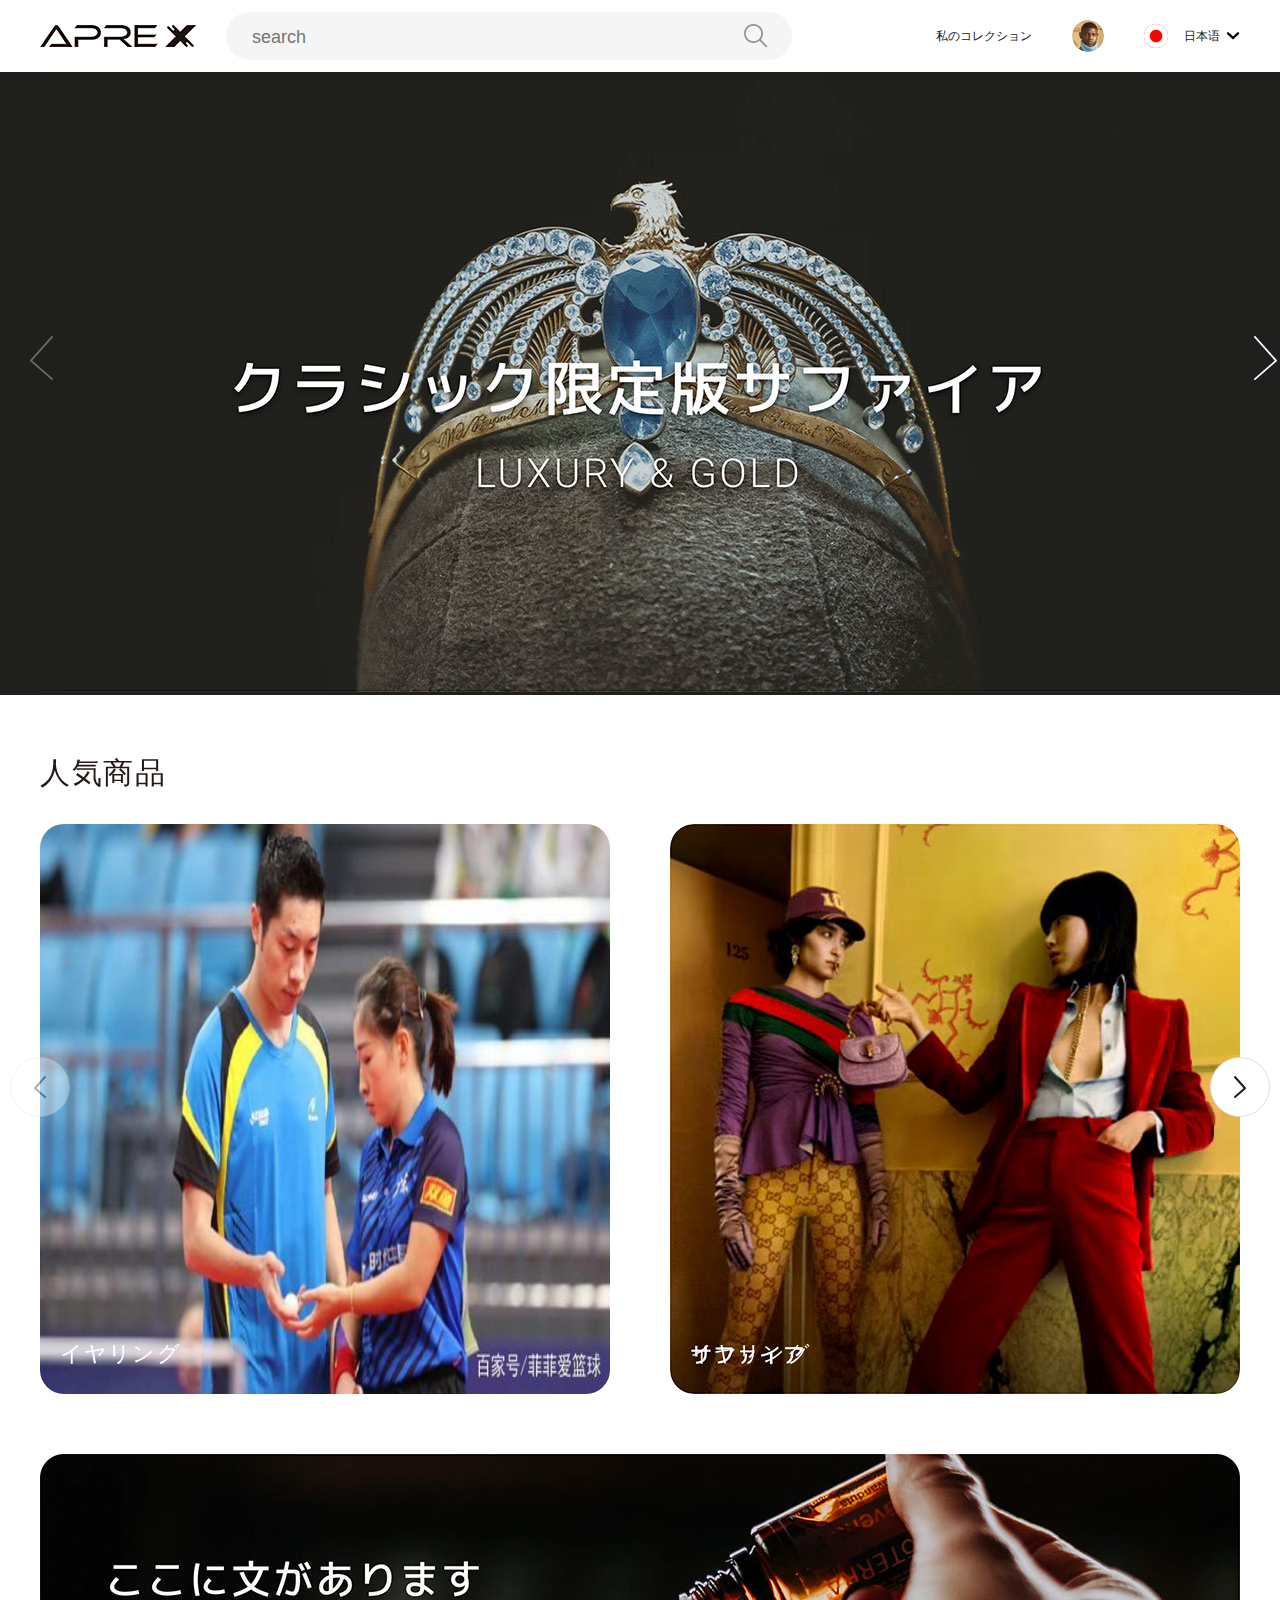
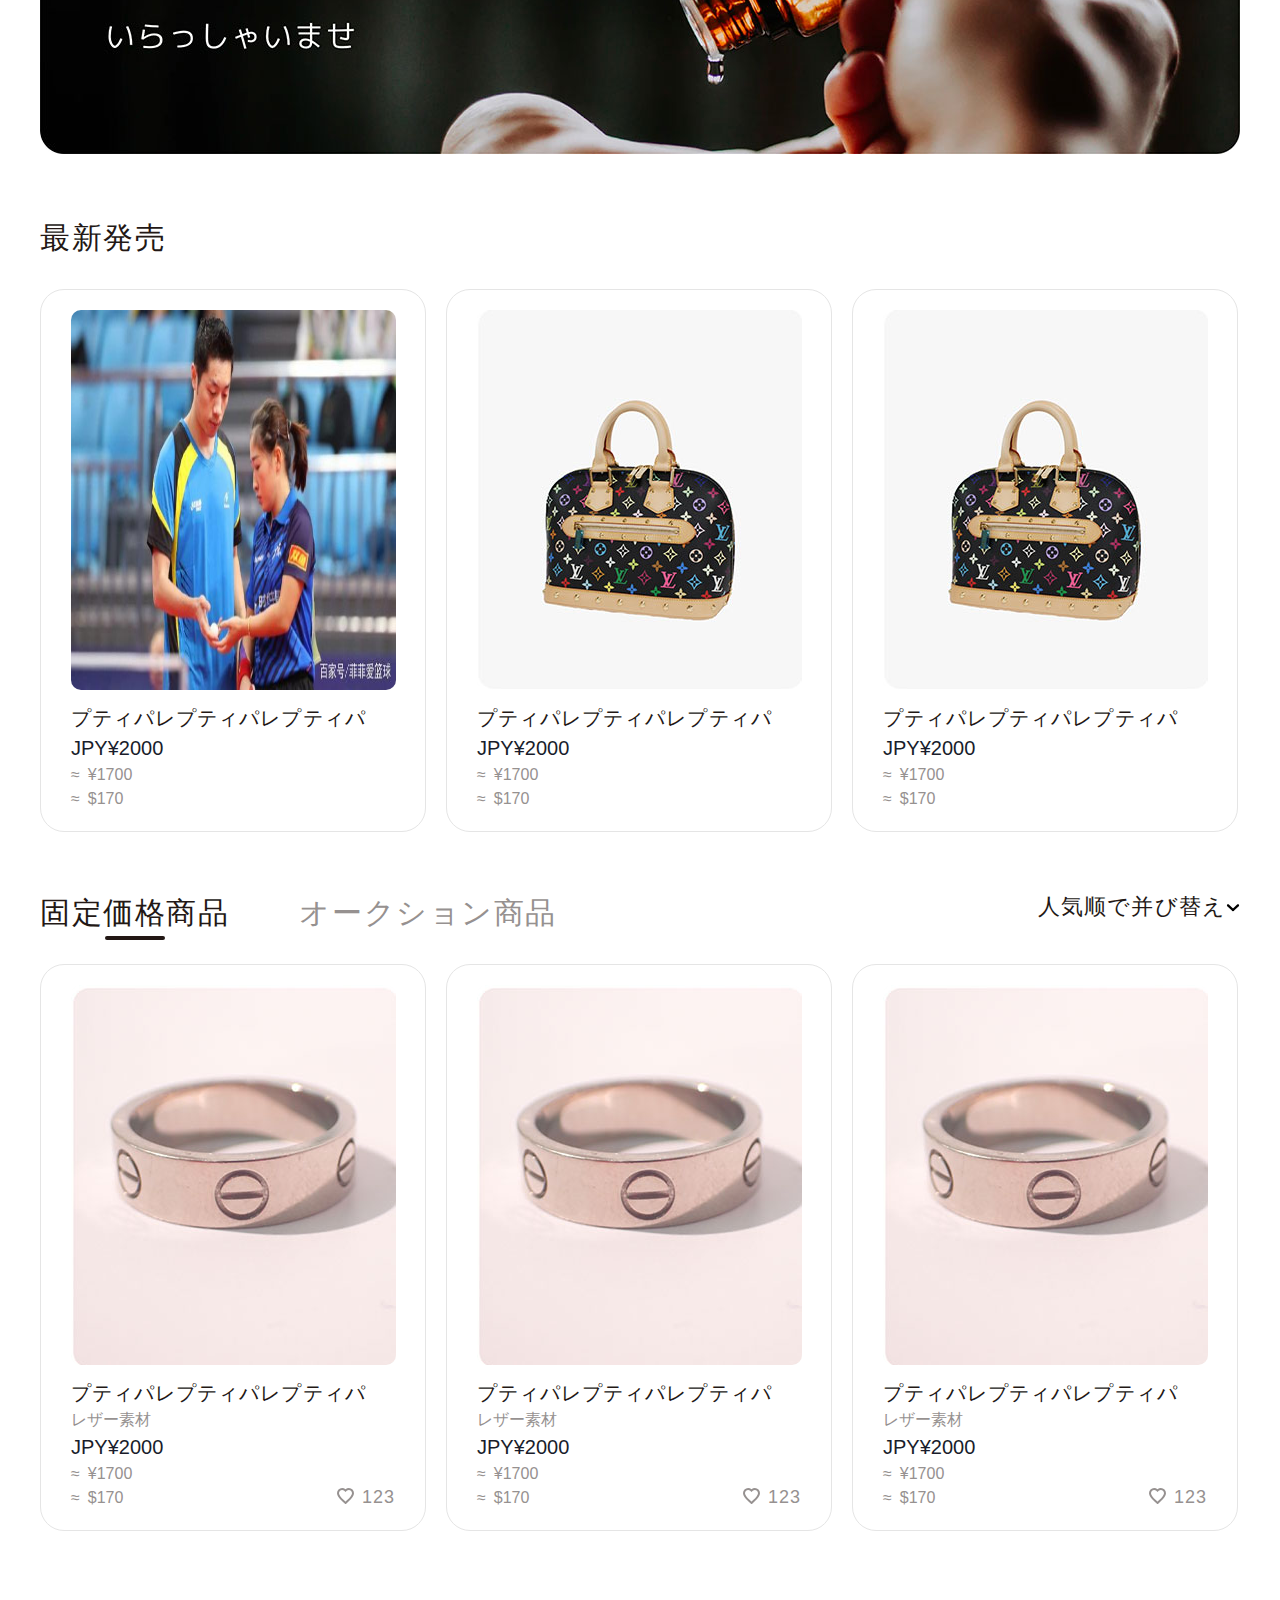
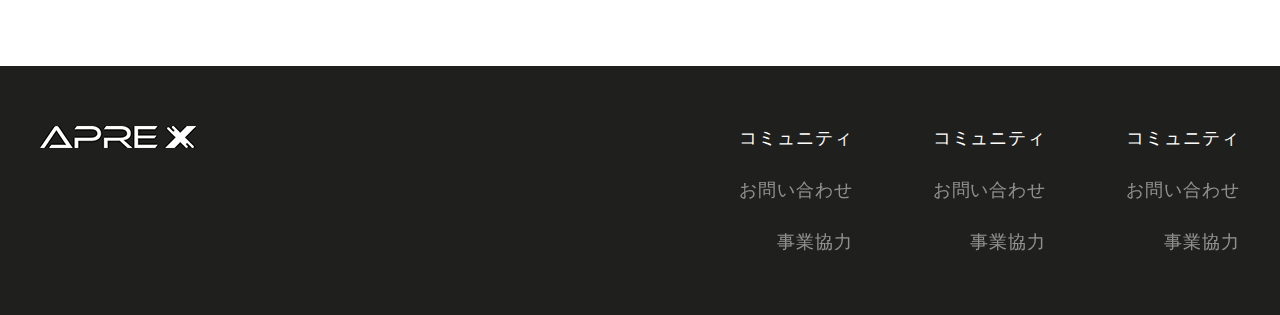
<file: index.html>
<!DOCTYPE html>
<html>
	<head>
		<meta charset="utf-8" />
		<title>首页</title>
		<link rel="stylesheet" href="libs/swiper/swiper-bundle.min.css" />
		<link rel="stylesheet" href="css/reset.css" />
		<link rel="stylesheet" href="css/public.css" />
		<link rel="stylesheet" href="css/index.css" />		
	</head>
	<body>
		<div class="wrap" id="index">
			<!--顶部-->
			<header class="header clearfix">
				<div class="header-con">
					<!--logo-->
					<h1 class="logo fleft">
					  <a href="#"><img src="img/logo.png" /></a>
					</h1>
					<!--search-->
					<section class="header-search fleft">
						<input value="" placeholder="search" />
						<button type="button">
							<img src="svg/ss.svg"/>
						</button>
					</section>				
					<section class="header-language fright" id="header-language-id">
						<p class="selected" id="js-language-selected" @click="showLanguage()">
							<img src="svg/xl.svg" class="xl" :class="{'active': isShowLanguage}"/>
							<span v-if="languageType == 1"><img src="svg/ry.svg"/>日本语</span>
							<span v-if="languageType == 2"><img src="svg/zw.svg"/>中文</span>
							<span v-if="languageType == 3"><img src="svg/yy.svg"/>English</span>
						</p>
						<ul v-show="isShowLanguage">
							<li @click="selectLanguage(1)" v-if="languageType != 1"><img src="svg/ry.svg"/>日本语</li>
							<li @click="selectLanguage(2)" v-if="languageType != 2"><img src="svg/zw.svg"/>中文</li>
							<li @click="selectLanguage(3)" v-if="languageType != 3"><img src="svg/yy.svg"/>English</li>
						</ul>
					</section>
					<!--未登录状态-->
					<section class="header-btngroup fright" v-if="!isLogin">
						<a class="btn-white-radius">新規登録</a>
						<a class="btn-black-radius">Login</a>
					</section>
					<!--已登录状态-->
					<section class="header-userinfo fright" v-if="isLogin">
						<a href="#" class="wdsc">私のコレクション</a>
						<img src="img/head.jpg"  class="tx" id="js-userinfo-select1" @click="showUserinfo" />
						<dl v-show="isShowUserinfo" >
							<dt id="js-userinfo-select2">username</dt>
							<dd><a href="#">ユーザ設定</a></dd>
							<dd><a href="#">ログアウト</a></dd>
						</dl>
					</section>
				</div>
			</header>
			<!--广告-->
			<section class="banner">
				<div class="swiper-container">
					<div class="swiper-wrapper">
						<div class="swiper-slide"><a href="#"><img src="img/banner1.jpg"></a></div>
						<div class="swiper-slide"><a href="#"><img src="img/banner1.jpg"></a></div>
						<div class="swiper-slide"><a href="#"><img src="img/banner1.jpg"></a></div>
						<div class="swiper-slide"><a href="#"><img src="img/banner1.jpg"></a></div>
					</div>
					<!-- Add Arrows -->
					<img src="svg/icon-prev.svg"  class="banner-btn banner-btn-prev swiper-button-prev" />
					<img src="svg/icon-next.svg"  class="banner-btn banner-btn-next swiper-button-next" />					
				</div>
			</section>
			<!--main-->
			<section class="main">
				<!--人気商品-->
				<div class="title">人気商品</div>
				<div class="part1">	
					<div class="swiper-container">
						<div class="swiper-wrapper">
							<div class="swiper-slide"><a href="#"><img src="img/test.jpeg" /><p>イヤリング</p></a></div>
							<div class="swiper-slide"><a href="#"><img src="img/img2.jpg" /><p>イヤリング</p></a></div>
							<div class="swiper-slide"><a href="#"><img src="img/img1.jpg" /><p>イヤリング</p></a></div>
							<div class="swiper-slide"><a href="#"><img src="img/img2.jpg" /><p>イヤリング</p></a></div>
							<div class="swiper-slide"><a href="#"><img src="img/img1.jpg" /><p>イヤリング</p></a></div>
							<div class="swiper-slide"><a href="#"><img src="img/img2.jpg" /><p>イヤリング</p></a></div>
						</div>						
					</div>
					<!-- Add Arrows -->
					<img src="svg/icon-prev1.svg"  class="part1-btn part1-btn-prev swiper-button-prev" />
					<img src="svg/icon-next1.svg"  class="part1-btn part1-btn-next swiper-button-next" />	
				</div>
				<!--广告-->
				<div class="add"><a href="#"><img src="img/add.jpg" /></a></div>
				<!--最新発売-->
				<div class="title">最新発売</div>
				<div class="part2 clearfix">
					<div class="part2-con">
						<a href="#"><img src="img/test.jpeg" />
						<h2>プティパレプティパレプティパ</h2>
						<h3>JPY¥2000</h3>
						<p>≈<span>¥1700</span></p>
						<p>≈<span>$170</span></p></a>
					</div>
					<div class="part2-con">
						<a href="#"><img src="img/img3.jpg" />
						<h2>プティパレプティパレプティパ</h2>
						<h3>JPY¥2000</h3>
						<p>≈<span>¥1700</span></p>
						<p>≈<span>$170</span></p></a>
					</div>
					<div class="part2-con">
						<a href="#"><img src="img/img3.jpg" />
						<h2>プティパレプティパレプティパ</h2>
						<h3>JPY¥2000</h3>
						<p>≈<span>¥1700</span></p>
						<p>≈<span>$170</span></p></a>
					</div>
				</div>
				<!--固定価格商品-->
				<div class="title clearfix" id="part2-title-id">
					<span @click="tabTitleSp(1)" :class="{'cur':curSp == 1}">固定価格商品</span>
					<span @click="tabTitleSp(2)" :class="{'cur':curSp == 2}">オークション商品</span>
					<div class="title-select fright">
						<p @click="showOrderSp()">
							{{orderSpText}}<img src="svg/xl.svg" class="xl" :class="{'active': isShowOrderSp}"/>
						</p>
						<ul v-if="isShowOrderSp">
							<li @click="selectOrderSp('人気顺で并び替え')">人気顺で并び替え</li>
							<li @click="selectOrderSp('发売日时降顺で并び替え')">发売日时降顺で并び替え</li>
							<li @click="selectOrderSp('价格降顺で并び替え')">价格降顺で并び替え</li>
						</ul>
					</div>
				</div>
				<div class="part2 clearfix">
					<div class="part2-con">
						<a href="#">
							<img src="img/img4.jpg" class="part2-con-img" />
							<h2>プティパレプティパレプティパ</h2>
							<p>レザー素材</p>
							<h3>JPY¥2000</h3>
							<p>≈<span>¥1700</span></p>
							<p>≈<span>$170</span></p>
						</a>
						<div class="dz" :class="{'ydz': isDz}">
							<img src="svg/wdz.svg" v-if="!isDz" />
							<img src="svg/ydz.svg" v-if="isDz"/>123
						</div>
					</div>
					<div class="part2-con">
						<a href="#">
							<img src="img/img4.jpg" class="part2-con-img" />
							<h2>プティパレプティパレプティパ</h2>
							<p>レザー素材</p>
							<h3>JPY¥2000</h3>
							<p>≈<span>¥1700</span></p>
							<p>≈<span>$170</span></p>
						</a>
						<span class="dz" :class="{'ydz': isDz}">
							<img src="svg/wdz.svg" v-if="!isDz" />
							<img src="svg/ydz.svg" v-if="isDz"/>123
						</span>
					</div>
					<div class="part2-con">
						<a href="#">
							<img src="img/img4.jpg" class="part2-con-img" />
							<h2>プティパレプティパレプティパ</h2>
							<p>レザー素材</p>
							<h3>JPY¥2000</h3>
							<p>≈<span>¥1700</span></p>
							<p>≈<span>$170</span></p>
						</a>
						<div class="dz" :class="{'ydz': isDz}">
							<img src="svg/wdz.svg" v-if="!isDz" />
							<img src="svg/ydz.svg" v-if="isDz"/>123
						</div>
					</div>
				</div>
			</section>
			<!--footer-->
			<footer class="footer clearfix">
				<div class="footer-con">
					<h1 class="logo fleft">
						<img src="img/logo1.png" />
					</h1>
					<div class="footer-nav">
						<dl>
							<dt>コミュニティ</dt>
							<dd><a>お問い合わせ</a></dd>
							<dd><a>事業協力</a></dd>
						</dl>
						<dl>
							<dt>コミュニティ</dt>
							<dd><a>お問い合わせ</a></dd>
							<dd><a>事業協力</a></dd>
						</dl>
						<dl>
							<dt>コミュニティ</dt>
							<dd><a>お問い合わせ</a></dd>
							<dd><a>事業協力</a></dd>
						</dl>
					</div>
				</div>
			</footer>
		</div>
		<script type="text/javascript" src="libs/vue.min.js" ></script>
		<script type="text/javascript" src="libs/jquery-1.11.0.js" ></script>
		<script type="text/javascript" src="libs/swiper/swiper-bundle.min.js" ></script>
		<script type="text/javascript" src="js/index.js" ></script>
	</body>
</html>
</file>
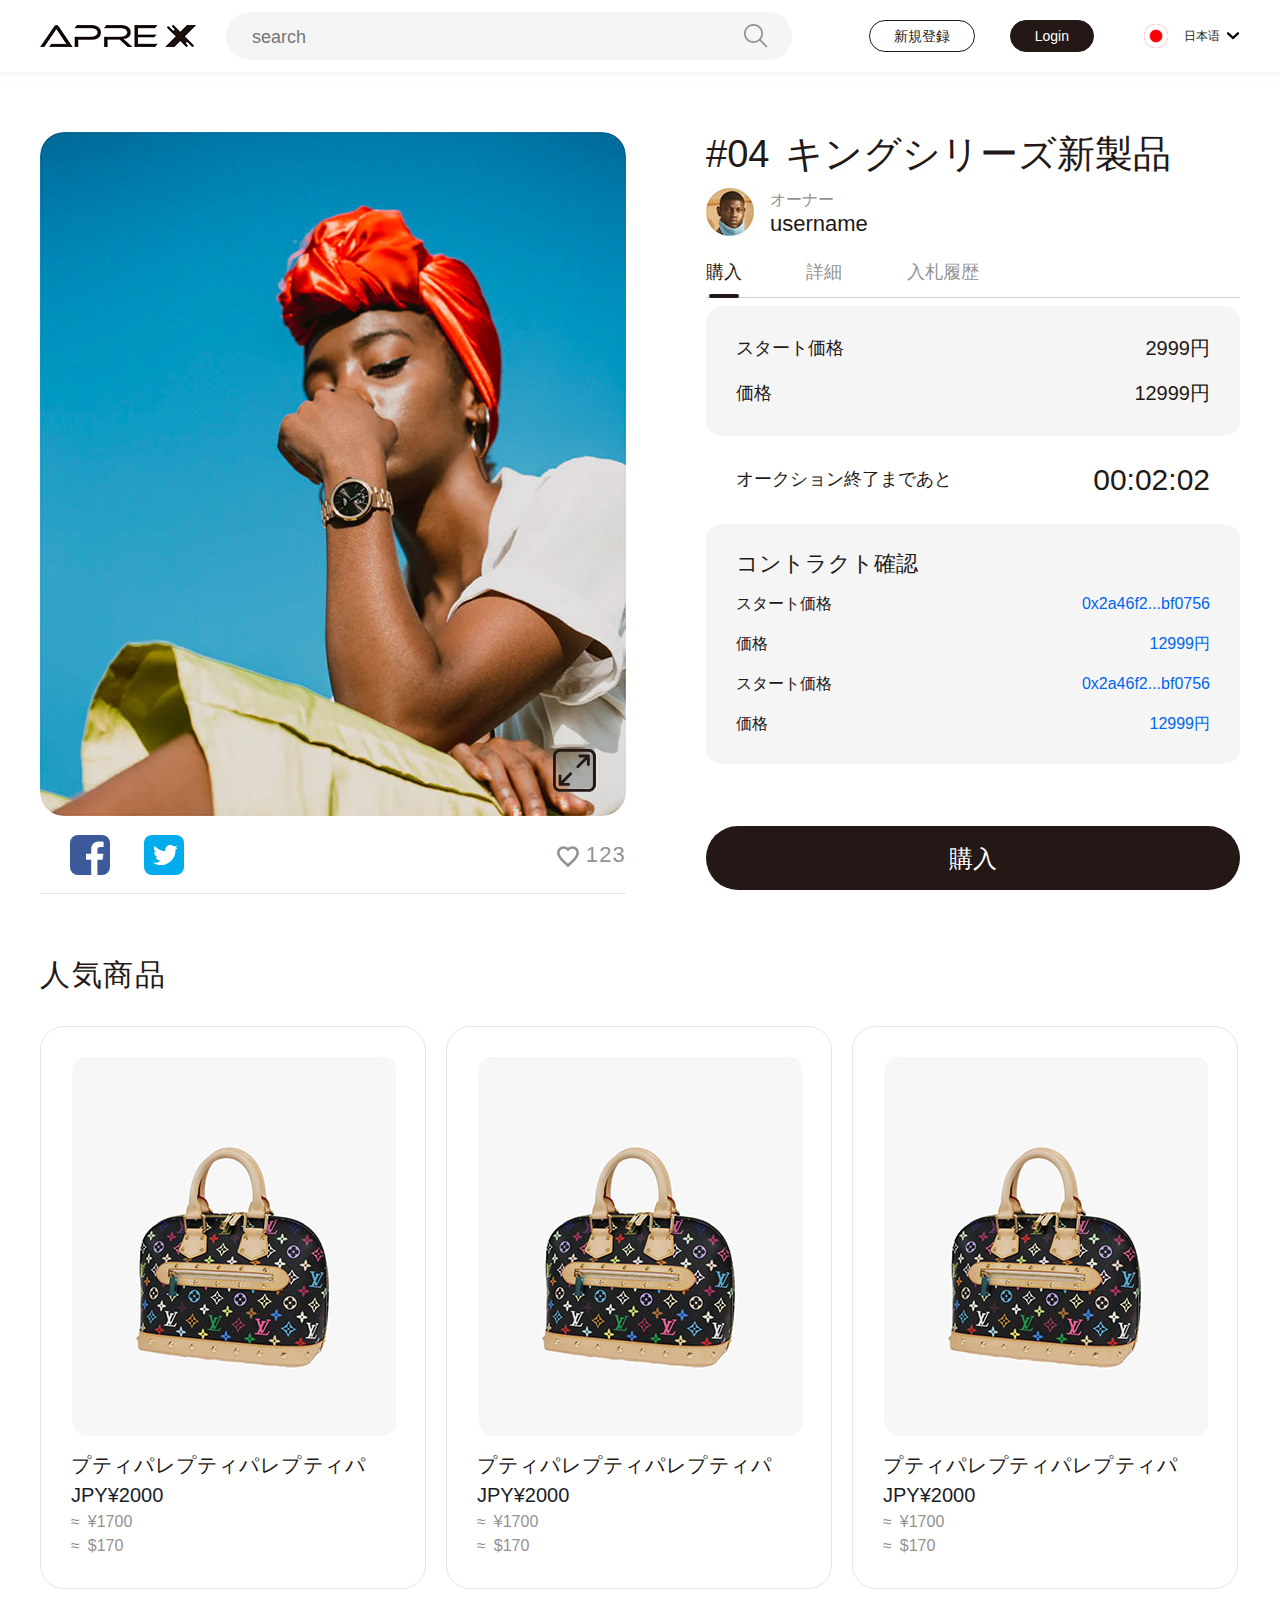
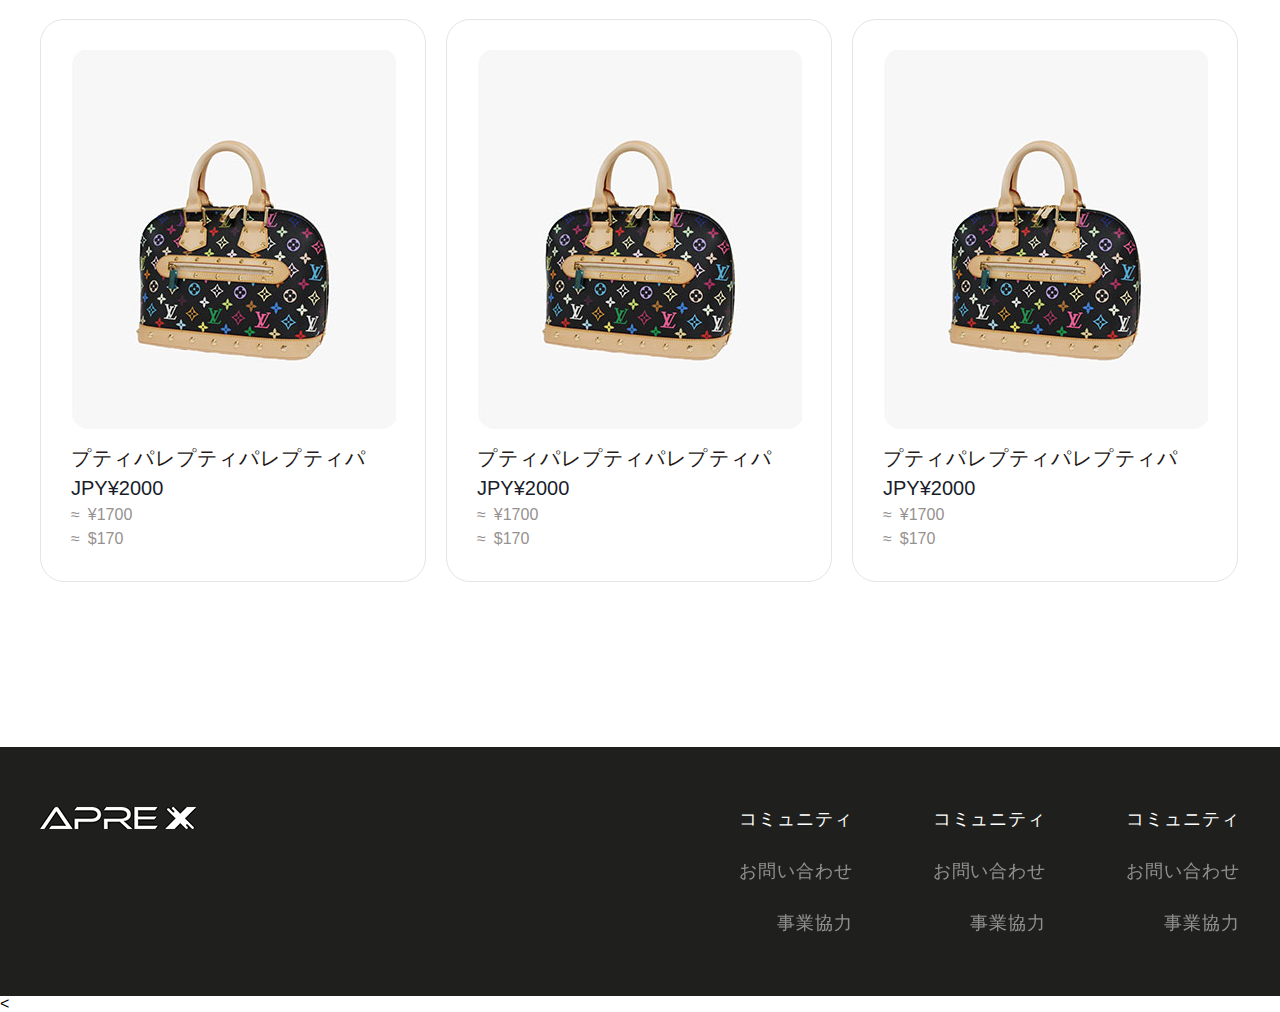
<file: detail.html>
<!DOCTYPE html>
<html>
	<head>
		<meta charset="utf-8" />
		<title>商品详情</title>
		<link rel="stylesheet" href="libs/swiper/swiper-bundle.min.css" />
		<link rel="stylesheet" href="libs/bootstrap/bootstrap.min.css" />
		<link rel="stylesheet" href="css/reset.css" />
		<link rel="stylesheet" href="css/public.css" />
		<link rel="stylesheet" href="css/detail.css" />
	</head>
	<body>
		<div class="wrap" id="detail">
			<!--顶部-->
			<header class="header clearfix">
				<div class="header-con">
					<!--logo-->
					<h1 class="logo fleft">
						<a href="#"><img src="img/logo.png" /></a>					  
					</h1>
					<!--search-->
					<section class="header-search fleft">
						<input value="" placeholder="search" />
						<button type="button">
							<img src="svg/ss.svg"/>
						</button>
					</section>				
					<section class="header-language fright" id="header-language-id">
						<p class="selected" id="js-language-selected" @click="showLanguage()">
							<img src="svg/xl.svg" class="xl" :class="{'active': isShowLanguage}"/>
							<span v-if="languageType == 1"><img src="svg/ry.svg"/>日本语</span>
							<span v-if="languageType == 2"><img src="svg/zw.svg"/>中文</span>
							<span v-if="languageType == 3"><img src="svg/yy.svg"/>English</span>
						</p>
						<ul v-show="isShowLanguage">
							<li @click="selectLanguage(1)" v-if="languageType != 1"><img src="svg/ry.svg"/>日本语</li>
							<li @click="selectLanguage(2)" v-if="languageType != 2"><img src="svg/zw.svg"/>中文</li>
							<li @click="selectLanguage(3)" v-if="languageType != 3"><img src="svg/yy.svg"/>English</li>
						</ul>
					</section>
					<section class="header-btngroup fright">
						<a class="btn-white-radius">新規登録</a>
						<a class="btn-black-radius">Login</a>
					</section>
				</div>
			</header>			
			<!--main-->
			<section class="main">
				<div class="intro clearfix">
					<div class="intro-left fleft">
						<section class="intro-img">
							<img src="img/img5.jpg" class="intro-img-item" />
							<img src="svg/fd.svg" class="intro-img-fd" />
						</section>
						<section class="intro-share clearfix">
							<div class="fx fleft">
								<img src="svg/share-icon1.svg" />
								<img src="svg/share-icon2.svg" />
							</div>
							<div class="dz fright" :class="{'ydz': isDz}">
								<img src="svg/wdz.svg" v-if="!isDz" />
								<img src="svg/ydz.svg" v-if="isDz"/>123
							</div>
						</section>
					</div>
					<div class="intro-right fright">
						<h2><span>#04</span>キングシリーズ新製品</h2>
						<section class="intro-user clearfix">
							<span class="intro-user-head"><img src="img/head.jpg"></span>
							<p class="intro-user-info">オーナー</p>
							<p class="intro-user-name">username</p>
						</section>
						<section class="intro-tabs">
							<span @click="tabTypeXq(1)" :class="{'cur':curXq == 1}">購入</span>
							<span @click="tabTypeXq(2)" :class="{'cur':curXq == 2}">詳細</span>
							<span @click="tabTypeXq(3)" :class="{'cur':curXq == 3}">入札履歴</span>
						</section>
						<!--購入-->
						<section class="intro-gr" v-show="curXq == 1">
							<div class="intro-gr-part1">
								<p><span>スタート価格</span>2999円</p>
								<p><span>価格</span>12999円</p>
							</div>
							<div class="intro-gr-part2">
								<p><span>00:02:02</span>オークション終了まであと</p>
							</div>
							<div class="intro-gr-part3">
								<header>コントラクト確認</header>
								<p><span>スタート価格</span>0x2a46f2...bf0756</p>
								<p><span>価格</span>12999円</p>
								<p><span>スタート価格</span>0x2a46f2...bf0756</p>
								<p><span>価格</span>12999円</p>
							</div>
							<!--增加data-toggle、data-target属性-->
							<button class="intro-gr-btn" type="button" data-toggle="modal" data-target="#grModal">購入</button>
						</section>
						<!--詳細-->
						<section class="intro-xx"  v-show="curXq == 2">
							<div class="intro-xx-part1">
								<p><span>出品時刻</span>2021/07/27 AM 02:44</p>
							</div>
							<div class="intro-xx-part2" id="intro-xx-id">
								<header>説明</header>
								<p>構図は非常に正確で、絵は木々を使って空を浮かび上がらせ、下院は限りない宇宙を支え、微妙な構図のバランスをとっています。特に、ゴッホ自身がかつて述べたように、ヒノキの木の線は滑らかで独特に描かれています。ヒノキの木の比率は、エジプトのピラミッドやオベリスクと同じくらい美しいです。澄んだ風景の中の黒い水しぶきです。」絵画技法の観点から、ゴッホは、オブジェクトを表現するための線や表面だけでなく、初期の印象主義の特徴のいくつかを受け入れました。
澄んだ風景の中の黒い水しぶきです。」絵画技法の観点から、ゴッホは、オブジェクトを表現するための線や表面だけでなく、初期の印象主義の特徴のいくつかを受けの黒い水しぶきです。」絵画技法の観点から、ゴッホは、オブジェクトを表現するための線や表面だけでな</p>
							</div>
						</section>
						<!--入札履歴-->
						<section class="intro-ls" v-show="curXq == 3">
							<div class="intro-ls-part clearfix">
								<div class="intro-ls-header">
									<p class="tr1">ユーザー</p>
									<p class="tr2">入札</p>
									<p class="tr3">時間</p>
								</div>
								<div class="intro-ls-body" id="intro-ls-id">
								    <div class="intro-ls-item">
										<div class="intro-ls-item-box">
											<p class="tr1">ユーザー</p>
											<p class="tr2">入札</p>
											<p class="tr3">時間</p>
										</div>
									</div>
									<div class="intro-ls-item">
										<div class="intro-ls-item-box">
											<p class="tr1">ユーザー</p>
											<p class="tr2">入札</p>
											<p class="tr3">時間</p>
										</div>
									</div>
									<div class="intro-ls-item">
										<div class="intro-ls-item-box">
											<p class="tr1">ユーザー</p>
											<p class="tr2">入札</p>
											<p class="tr3">時間</p>
										</div>
									</div>
									<div class="intro-ls-item">
										<div class="intro-ls-item-box">
											<p class="tr1">ユーザー</p>
											<p class="tr2">入札</p>
											<p class="tr3">時間</p>
										</div>
									</div>
									<div class="intro-ls-item">
										<div class="intro-ls-item-box">
											<p class="tr1">ユーザー</p>
											<p class="tr2">入札</p>
											<p class="tr3">時間</p>
										</div>
									</div>
									<div class="intro-ls-item">
										<div class="intro-ls-item-box">
											<p class="tr1">ユーザー</p>
											<p class="tr2">入札</p>
											<p class="tr3">時間</p>
										</div>
									</div>
									<div class="intro-ls-item">
										<div class="intro-ls-item-box">
											<p class="tr1">ユーザー</p>
											<p class="tr2">入札</p>
											<p class="tr3">時間</p>
										</div>
									</div>
									<div class="intro-ls-item">
										<div class="intro-ls-item-box">
											<p class="tr1">ユーザー</p>
											<p class="tr2">入札</p>
											<p class="tr3">時間</p>
										</div>
									</div>
									<div class="intro-ls-item">
										<div class="intro-ls-item-box">
											<p class="tr1">ユーザー</p>
											<p class="tr2">入札</p>
											<p class="tr3">時間</p>
										</div>
									</div>
									<div class="intro-ls-item">
										<div class="intro-ls-item-box">
											<p class="tr1">ユーザー</p>
											<p class="tr2">入札</p>
											<p class="tr3">時間</p>
										</div>
									</div>
									<div class="intro-ls-item">
										<div class="intro-ls-item-box">
											<p class="tr1">ユーザー</p>
											<p class="tr2">入札</p>
											<p class="tr3">時間</p>
										</div>
									</div>
									<div class="intro-ls-item">
										<div class="intro-ls-item-box">
											<p class="tr1">ユーザー</p>
											<p class="tr2">入札</p>
											<p class="tr3">時間</p>
										</div>
									</div>
									<div class="intro-ls-item">
										<div class="intro-ls-item-box">
											<p class="tr1">ユーザー</p>
											<p class="tr2">入札</p>
											<p class="tr3">時間</p>
										</div>
									</div>
								</div>
							</div>
						</section>
					</div>
				</div>
				<!--人気商品-->
				<div class="title">人気商品</div>
				<div class="part2 clearfix">
					<div class="part2-con">
						<a href="#">
							<img src="img/img3.jpg" />
							<h2>プティパレプティパレプティパ</h2>
							<h3>JPY¥2000</h3>
							<p>≈<span>¥1700</span></p>
							<p>≈<span>$170</span></p>
						</a>
					</div>
					<div class="part2-con">
						<a href="#">
							<img src="img/img3.jpg" />
							<h2>プティパレプティパレプティパ</h2>
							<h3>JPY¥2000</h3>
							<p>≈<span>¥1700</span></p>
							<p>≈<span>$170</span></p>
						</a>
					</div>
					<div class="part2-con">
						<a href="#">
							<img src="img/img3.jpg" />
							<h2>プティパレプティパレプティパ</h2>
							<h3>JPY¥2000</h3>
							<p>≈<span>¥1700</span></p>
							<p>≈<span>$170</span></p>
						</a>
					</div>
					<div class="part2-con">
						<a href="#">
							<img src="img/img3.jpg" />
							<h2>プティパレプティパレプティパ</h2>
							<h3>JPY¥2000</h3>
							<p>≈<span>¥1700</span></p>
							<p>≈<span>$170</span></p>
						</a>
					</div>
					<div class="part2-con">
						<a href="#">
							<img src="img/img3.jpg" />
							<h2>プティパレプティパレプティパ</h2>
							<h3>JPY¥2000</h3>
							<p>≈<span>¥1700</span></p>
							<p>≈<span>$170</span></p>
						</a>
					</div>
					<div class="part2-con">
						<a href="#">
							<img src="img/img3.jpg" />
							<h2>プティパレプティパレプティパ</h2>
							<h3>JPY¥2000</h3>
							<p>≈<span>¥1700</span></p>
							<p>≈<span>$170</span></p>
						</a>
					</div>
				</div>
			</section>
			<!--footer-->
			<footer class="footer clearfix">
				<div class="footer-con">
					<h1 class="logo fleft">
						<img src="img/logo1.png" />
					</h1>
					<div class="footer-nav">
						<dl>
							<dt><a>コミュニティ</a></dt>
							<dd><a>お問い合わせ</a></dd>
							<dd><a>事業協力</a></dd>
						</dl>
						<dl>
							<dt><a>コミュニティ</a></dt>
							<dd><a>お問い合わせ</a></dd>
							<dd><a>事業協力</a></dd>
						</dl>
						<dl>
							<dt><a>コミュニティ</a></dt>
							<dd><a>お問い合わせ</a></dd>
							<dd><a>事業協力</a></dd>
						</dl>
					</div>
				</div>
			</footer>			
			<!--入札modal-->
			<div class="modal fade" id="grModal" tabindex="-1" role="dialog" aria-labelledby="myModalLabel" aria-hidden="true">
				<div class="modal-dialog modal-dialog-box">
					<div class="modal-content">						
						<div class="modal-body">
							<div class="modal-gr">
								<header class="modal-gr-title">入札</header>
								<section class="modal-gr-part1">
									<p><span>スタート価格</span>2999円</p>
									<p><span>価格</span>12999円</p>
								</section>
								<section class="modal-gr-part2">
									<label>入札価格<span>入札単位 1000円</span></label>
									<div class="modal-gr-price">
										<input type="text" v-model="price" class="inp" />
										<span class="suffix">円</span>
										<span class="arrow">
											<img src="svg/icon-arrow-up.svg" />
											<img src="svg/icon-arrow-down.svg" />
										</span>
									</div>									
								</section>
							</div>
						</div>
						<div class="modal-footer modal-gr-footer clearfix">
							<button type="button" class="modal-btn-default" data-dismiss="modal">キャンセル</button>
							<button type="button" class="modal-btn-primary" @click="grConfim">OK</button>
						</div>
						<a data-toggle="modal" data-target="#gryhkModal">绑定银行卡临时入口，后续删除</a>
					</div><!-- /.modal-content -->
				</div><!-- /.modal -->
			</div>
			<!--绑定银行卡modal-->
			<div class="modal fade" id="gryhkModal" tabindex="-1" role="dialog" aria-labelledby="myModalLabel" aria-hidden="true">
				<div class="modal-dialog modal-dialog-box">
					<div class="modal-content">						
						<div class="modal-body">
							<div class="modal-gryhk">
								<header class="modal-gryhk-title">お支払いカードの選択</header>
								<section class="modal-gryhk-part">
									<p>クレジットカード</p>
									<p class="clearfix"><input class="radio-style" type="radio"/><span>JCB</span><span>末尾  1111</span><span>有効期限06/22</span></p>
								</section>								
							</div>
						</div>
						<div class="modal-footer modal-gryhk-footer clearfix">
							<button type="button" class="modal-btn-default" data-dismiss="modal">戻る</button>
							<button type="button" class="modal-btn-primary" @click="gryhkConfim">次へ</button>
						</div>
					</div><!-- /.modal-content -->
				</div><!-- /.modal -->
			</div>
			<!--入札完了-->
			<div class="modal fade" id="grwcModal" tabindex="-1" role="dialog" aria-labelledby="myModalLabel" aria-hidden="true">
				<div class="modal-dialog modal-dialog-box">
					<div class="modal-content">						
						<div class="modal-body">
							<div class="modal-tip">
								<header class="modal-tip-title">入札完了</header>
								<section class="modal-tip-icon">
									<img src="svg/sucsess.svg" alt="">
								</section>
							</div>
						</div>
						<div class="modal-tip-footer clearfix">
							<button type="button" class="modal-btn-primary-large" @click="grwcConfim">完了</button>
						</div>
					</div><!-- /.modal-content -->
				</div><!-- /.modal -->
			</div>
		</div>
		<script type="text/javascript" src="libs/vue.min.js" ></script>
		<script type="text/javascript" src="libs/jquery-1.11.0.js" ></script>
		<script type="text/javascript" src="libs/jquery.nicescroll.js" ></script>
		<<script type="text/javascript" src="libs/bootstrap/bootstrap.min.js" ></script>
		<script type="text/javascript" src="js/detail.js" ></script>
	</body>
</html>
</file>
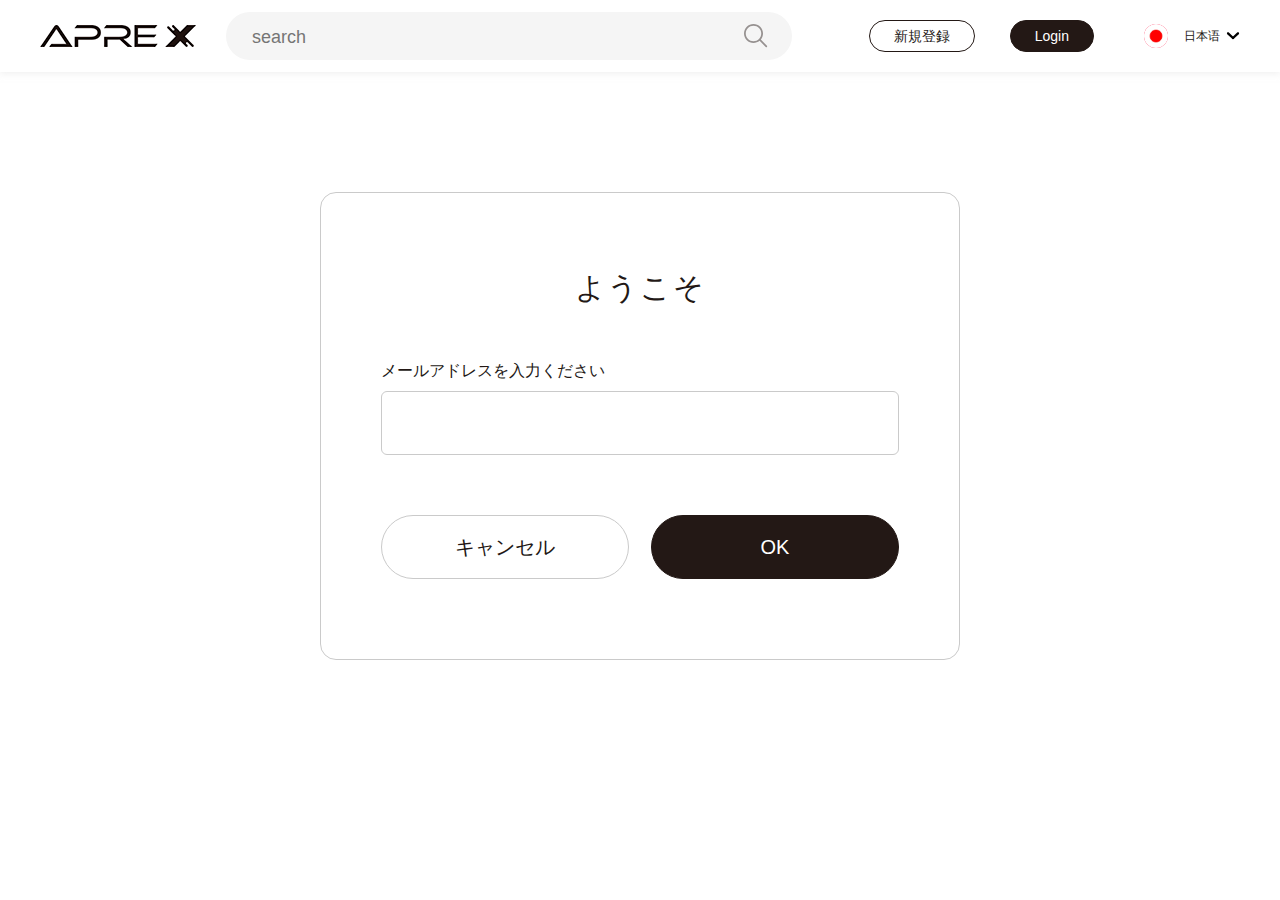
<file: forget.html>
<!DOCTYPE html>
<html>

<head>
  <meta charset="utf-8" />
  <title>忘记密码</title>
  <link rel="stylesheet" href="css/reset.css" />
  <link rel="stylesheet" href="css/public.css" />
  <link rel="stylesheet" href="css/register.css" />
</head>

<body>
  <div class="wrap" id="forget">
    <!--顶部-->
    <header class="header clearfix">
      <div class="header-con">
        <!--logo-->
        <h1 class="logo fleft">
          <a href="#"><img src="img/logo.png" /></a>
        </h1>
        <!--search-->
        <section class="header-search fleft">
          <input value="" placeholder="search" />
          <button type="button">
            <img src="svg/ss.svg" />
          </button>
        </section>
        <section class="header-language fright" id="header-language-id">
          <p class="selected" id="js-language-selected" @click="showLanguage()">
            <img src="svg/xl.svg" class="xl" :class="{'active': isShowLanguage}" />
            <span v-if="languageType == 1"><img src="svg/ry.svg" />日本语</span>
            <span v-if="languageType == 2"><img src="svg/zw.svg" />中文</span>
            <span v-if="languageType == 3"><img src="svg/yy.svg" />English</span>
          </p>
          <ul v-show="isShowLanguage">
            <li @click="selectLanguage(1)" v-if="languageType != 1"><img src="svg/ry.svg" />日本语</li>
            <li @click="selectLanguage(2)" v-if="languageType != 2"><img src="svg/zw.svg" />中文</li>
            <li @click="selectLanguage(3)" v-if="languageType != 3"><img src="svg/yy.svg" />English</li>
          </ul>
        </section>
        <section class="header-btngroup fright">
          <a class="btn-white-radius">新規登録</a>
          <a class="btn-black-radius">Login</a>
        </section>
      </div>
    </header>
    <!--content-->
    <section class="register-content">
      <header class="register-title">ようこそ</header>
      <div class="register-item">
        <label>メールアドレスを入力ください</label>
        <!--input-->
        <input class="register-input" :class="handleInputClass(userName,userNameObj)" type="text" v-model="userName" @focus="focusUserName()" @blur="blurUserName()" placeholder="" />
        <!--clear-->
        <img class="register-input-clear" src="svg/clear.svg" v-show="userName && userNameObj.isClear" @click="clearUserName" alt="">
        <!--error 文字提供-->
        <p class="register-item-error-text" v-if="userName && userNameObj.isError">有効なメールアドレスを入力してください</p>        
      </div>
      <!--footer-->
      <footer class="btn-groups-forget clearfix">
        <a class="btn-white-radius-medium fleft">キャンセル</a>
        <a class="btn-black-radius-medium fright">OK</a>
      </footer>
    </section>
  </div>
  <script type="text/javascript" src="libs/vue.min.js"></script>
  <script type="text/javascript" src="libs/jquery-1.11.0.js"></script>
  <script type="text/javascript" src="js/forget.js"></script>
</body>

</html>
</file>
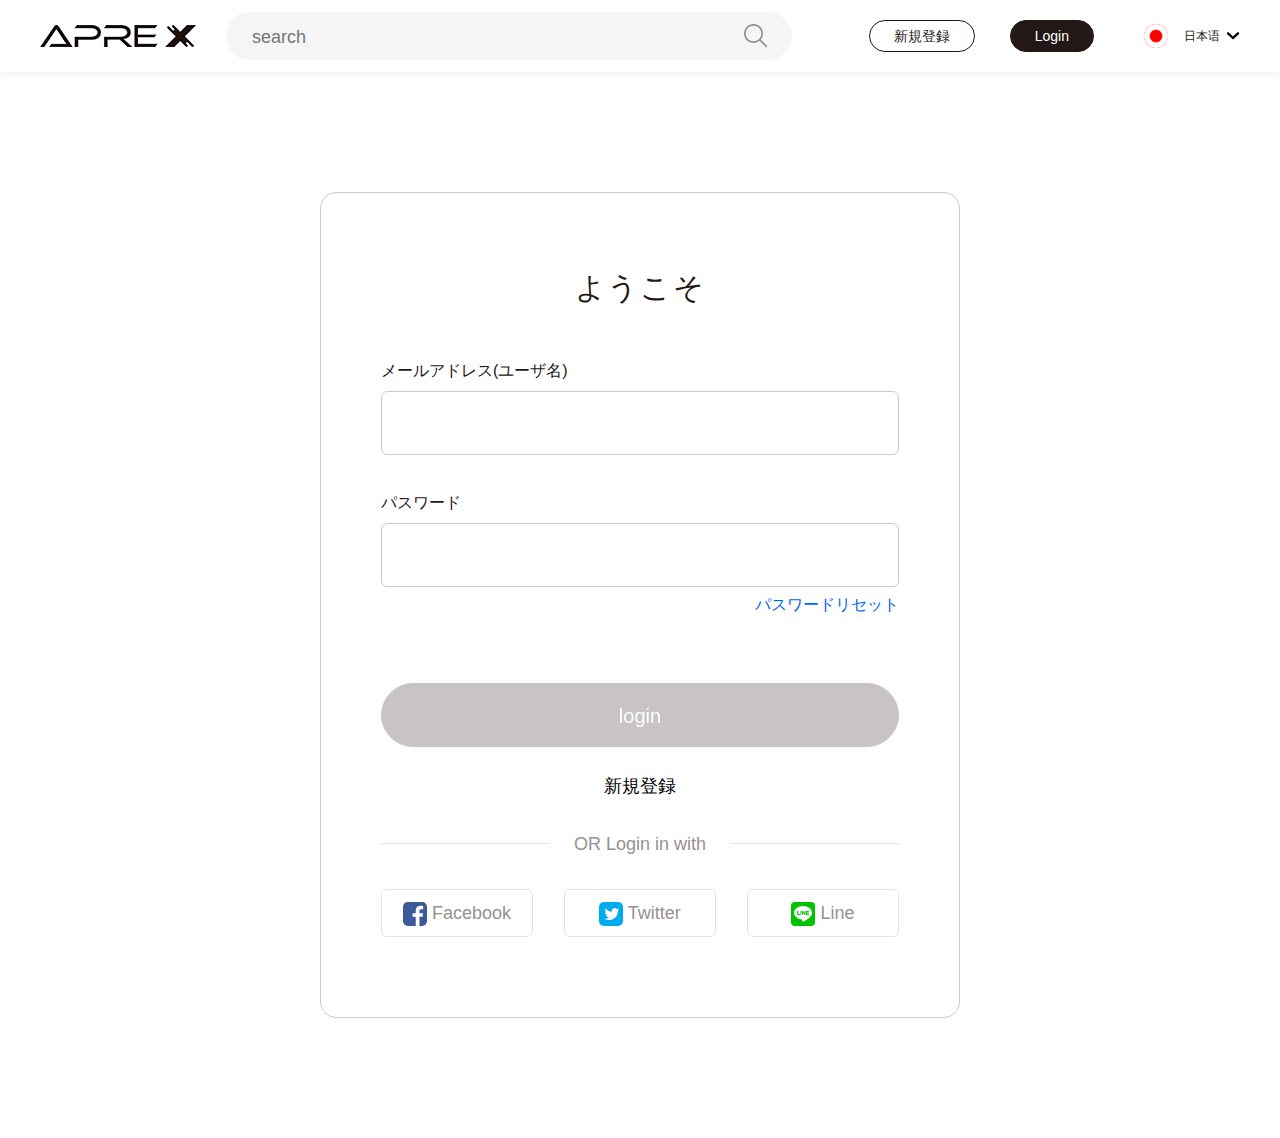
<file: login.html>
<!DOCTYPE html>
<html>

<head>
  <meta charset="utf-8" />
  <title>登录</title>
  <link rel="stylesheet" href="css/reset.css" />
  <link rel="stylesheet" href="css/public.css" />
  <link rel="stylesheet" href="css/register.css" />
</head>

<body>
  <div class="wrap" id="login">
    <!--顶部-->
    <header class="header clearfix">
      <div class="header-con">
        <!--logo-->
        <h1 class="logo fleft">
          <a href="#"><img src="img/logo.png" /></a>
        </h1>
        <!--search-->
        <section class="header-search fleft">
          <input value="" placeholder="search" />
          <button type="button">
            <img src="svg/ss.svg" />
          </button>
        </section>
        <section class="header-language fright" id="header-language-id">
          <p class="selected" id="js-language-selected" @click="showLanguage()">
            <img src="svg/xl.svg" class="xl" :class="{'active': isShowLanguage}" />
            <span v-if="languageType == 1"><img src="svg/ry.svg" />日本语</span>
            <span v-if="languageType == 2"><img src="svg/zw.svg" />中文</span>
            <span v-if="languageType == 3"><img src="svg/yy.svg" />English</span>
          </p>
          <ul v-show="isShowLanguage">
            <li @click="selectLanguage(1)" v-if="languageType != 1"><img src="svg/ry.svg" />日本语</li>
            <li @click="selectLanguage(2)" v-if="languageType != 2"><img src="svg/zw.svg" />中文</li>
            <li @click="selectLanguage(3)" v-if="languageType != 3"><img src="svg/yy.svg" />English</li>
          </ul>
        </section>
        <section class="header-btngroup fright">
          <a class="btn-white-radius">新規登録</a>
          <a class="btn-black-radius">Login</a>
        </section>
      </div>
    </header>
    <!--content-->
    <section class="register-content">
      <header class="register-title">ようこそ</header>
      <div class="register-item">
        <label>メールアドレス(ユーザ名)</label>
        <!--input-->
        <input class="register-input" :class="handleInputClass(userName,userNameObj)" type="text" v-model="userName" @focus="focusUserName()" @blur="blurUserName()" placeholder="" />
        <!--clear-->
        <img class="register-input-clear" src="svg/clear.svg" v-show="userName && userNameObj.isClear" @click="clearUserName" alt="">
        <!--error-->
        <p class="register-item-error-text" v-if="userName && userNameObj.isError">有効なメールアドレスを入力してください</p>        
      </div>
      <div class="register-item">
        <label>パスワード</label>
        <!--input-->
        <input class="register-input" :class="handleInputClass(passWord,passWordObj)" type="password" v-model="passWord" @focus="focusPassWord()" @blur="blurPassWord()" placeholder="" />
        <p class="register-txt-forget"><a href="#">パスワードリセット</a></p>
        <!--clear-->
        <img class="register-input-clear" src="svg/clear.svg" v-show="passWord && passWordObj.isClear" @click="clearPassWord" alt="">
        <!--error-->
        <p class="register-item-error-text" v-if="passWord && passWordObj.isError">有効なメールアドレスを入力してください</p>       
      </div>      
      <!-- button-->
      <button type="button" class="btn-black-radius-large" disabled>login</button>
      <p class="register-tip"><a href="#">新規登録</a></p>
      <!--lines-->
      <div class="register-lines">
        <p>OR Login in with</p>
      </div>
      <!--share-->
      <div class="register-share">
        <div class="register-share-box">
        	<a href="#">
	          <img src="svg/share-icon1.svg" alt="">
	          Facebook
          </a>
        </div>
        <div class="register-share-box">
        	<a href="#">
	          <img src="svg/share-icon2.svg" alt="">
	          Twitter
          </a>
        </div>
        <div class="register-share-box">
        	<a href="#">
        		<img src="svg/share-icon3.svg" alt="">
          	Line
        	</a>          
        </div>
      </div>
    </section>
  </div>
  <script type="text/javascript" src="libs/vue.min.js"></script>
  <script type="text/javascript" src="libs/jquery-1.11.0.js"></script>
  <script type="text/javascript" src="js/login.js"></script>
</body>

</html>
</file>
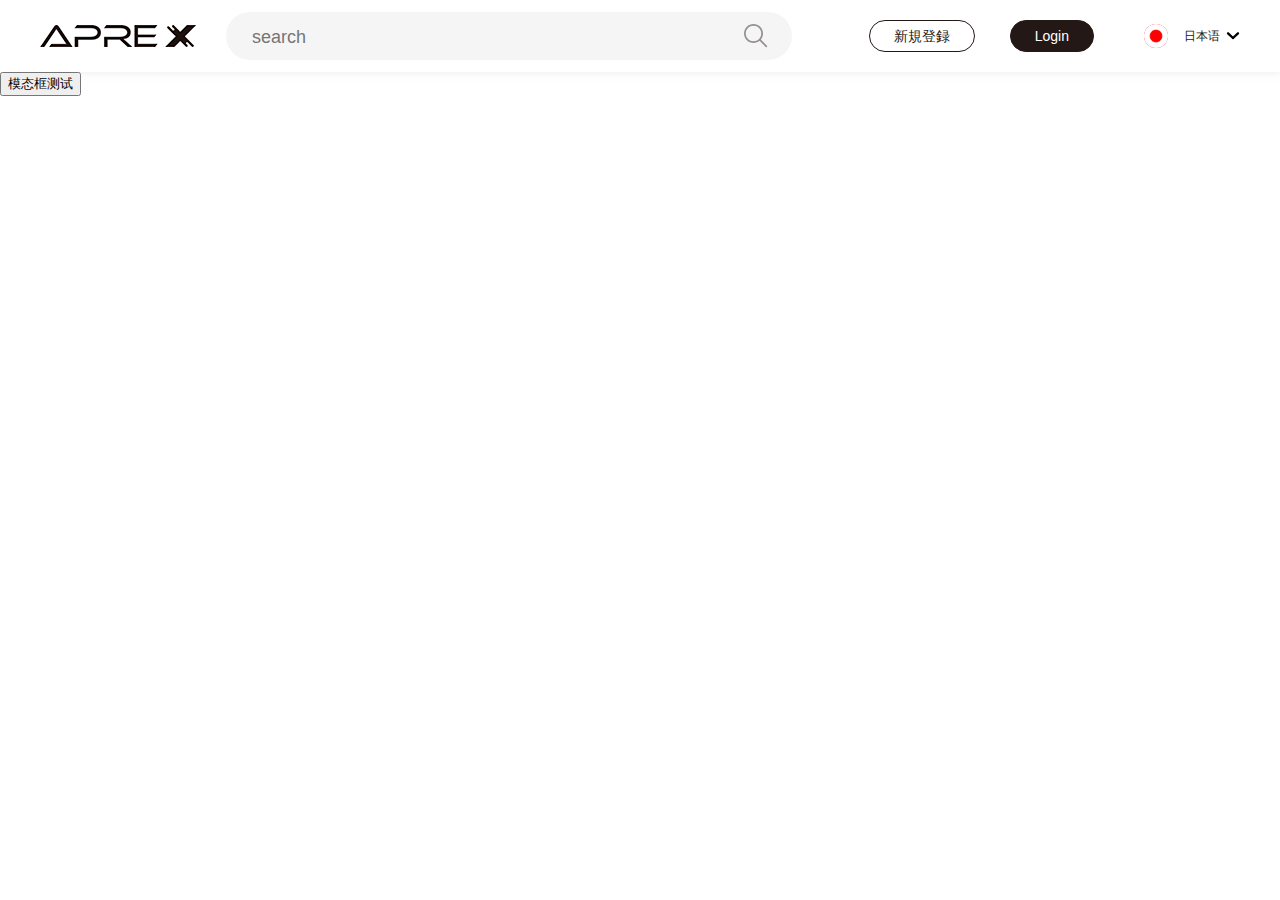
<file: modal.html>
<!DOCTYPE html>
<html>

<head>
  <meta charset="utf-8" />
  <title>弹出框测试</title>
  <link rel="stylesheet" href="libs/bootstrap/bootstrap.min.css" />
  <link rel="stylesheet" href="css/reset.css" />
  <link rel="stylesheet" href="css/public.css" />
</head>

<body>
  <div class="wrap" id="modal">
    <!--顶部-->
    <header class="header clearfix">
      <div class="header-con">
        <!--logo-->
        <h1 class="logo fleft">
          <a href="#"><img src="img/logo.png" /></a>	
        </h1>
        <!--search-->
        <section class="header-search fleft">
          <input value="" placeholder="search" />
          <button type="button">
            <img src="svg/ss.svg" />
          </button>
        </section>
        <section class="header-language fright" id="header-language-id">
          <p class="selected" id="js-language-selected" @click="showLanguage()">
            <img src="svg/xl.svg" class="xl" :class="{'active': isShowLanguage}" />
            <span v-if="languageType == 1"><img src="svg/ry.svg" />日本语</span>
            <span v-if="languageType == 2"><img src="svg/zw.svg" />中文</span>
            <span v-if="languageType == 3"><img src="svg/yy.svg" />English</span>
          </p>
          <ul v-show="isShowLanguage">
            <li @click="selectLanguage(1)" v-if="languageType != 1"><img src="svg/ry.svg" />日本语</li>
            <li @click="selectLanguage(2)" v-if="languageType != 2"><img src="svg/zw.svg" />中文</li>
            <li @click="selectLanguage(3)" v-if="languageType != 3"><img src="svg/yy.svg" />English</li>
          </ul>
        </section>
        <section class="header-btngroup fright">
          <a class="btn-white-radius">新規登録</a>
          <a class="btn-black-radius">Login</a>
        </section>
      </div>
    </header>
    <!--用户名、密码-->
    <!-- 按钮触发模态框 -->
<button class="btn btn-primary btn-lg" data-toggle="modal" data-target="#myModal">
	模态框测试
</button>
<!-- 模态框（Modal） -->
<div class="modal fade" id="myModal" tabindex="-1" role="dialog" aria-labelledby="myModalLabel" aria-hidden="true">
	<div class="modal-dialog">
		<div class="modal-content">
			<div class="modal-header">
				<button type="button" class="close" data-dismiss="modal" aria-hidden="true">
					&times;
				</button>
				<h4 class="modal-title" id="myModalLabel">
					模态框（Modal）标题
				</h4>
			</div>
			<div class="modal-body">
				在这里添加一些文本
			</div>
			<div class="modal-footer">
				<button type="button" class="btn btn-default" data-dismiss="modal">关闭
				</button>
				<button type="button" class="btn btn-primary">
					提交更改
				</button>
			</div>
		</div><!-- /.modal-content -->
	</div><!-- /.modal -->
</div>
  </div>
  <script type="text/javascript" src="libs/vue.min.js"></script>
  <script type="text/javascript" src="libs/jquery-1.11.0.js"></script>
  <script type="text/javascript" src="libs/bootstrap/bootstrap.min.js" ></script>
  <script type="text/javascript" src="js/modal.js"></script>
</body>

</html>
</file>
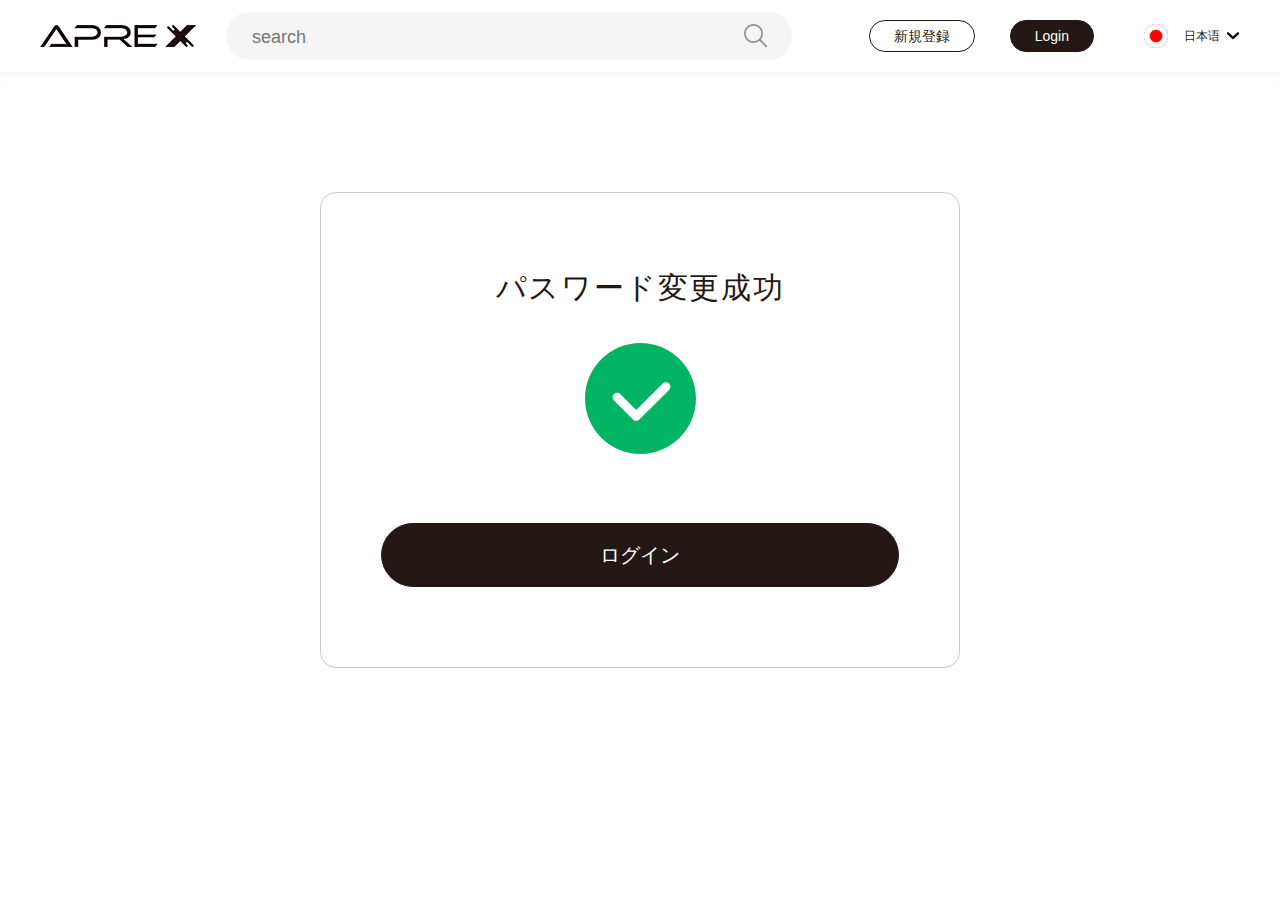
<file: modifySuccess.html>
<!DOCTYPE html>
<html>

<head>
  <meta charset="utf-8" />
  <title>密码修改成功</title>
  <link rel="stylesheet" href="css/reset.css" />
  <link rel="stylesheet" href="css/public.css" />
  <link rel="stylesheet" href="css/register.css" />
</head>

<body>
  <div class="wrap" id="registerSuccess">
    <!--顶部-->
    <header class="header clearfix">
      <div class="header-con">
        <!--logo-->
        <h1 class="logo fleft">
          <a href="#"><img src="img/logo.png" /></a>	
        </h1>
        <!--search-->
        <section class="header-search fleft">
          <input value="" placeholder="search" />
          <button type="button">
            <img src="svg/ss.svg" />
          </button>
        </section>
        <section class="header-language fright" id="header-language-id">
          <p class="selected" id="js-language-selected" @click="showLanguage()">
            <img src="svg/xl.svg" class="xl" :class="{'active': isShowLanguage}" />
            <span v-if="languageType == 1"><img src="svg/ry.svg" />日本语</span>
            <span v-if="languageType == 2"><img src="svg/zw.svg" />中文</span>
            <span v-if="languageType == 3"><img src="svg/yy.svg" />English</span>
          </p>
          <ul v-show="isShowLanguage">
            <li @click="selectLanguage(1)" v-if="languageType != 1"><img src="svg/ry.svg" />日本语</li>
            <li @click="selectLanguage(2)" v-if="languageType != 2"><img src="svg/zw.svg" />中文</li>
            <li @click="selectLanguage(3)" v-if="languageType != 3"><img src="svg/yy.svg" />English</li>
          </ul>
        </section>
        <section class="header-btngroup fright">
          <a class="btn-white-radius">新規登録</a>
          <a class="btn-black-radius">Login</a>
        </section>
      </div>
    </header>
    <!--content-->
    <section class="register-content">
      <header class="register-success-title">パスワード変更成功</header>
      <div class="register-success-icon">
        <img src="svg/sucsess.svg" alt="">
      </div>
      <a href="#" class="btn-black-radius-large">ログイン</a>
    </section>

  </div>
  <script type="text/javascript" src="libs/vue.min.js"></script>
  <script type="text/javascript" src="libs/jquery-1.11.0.js"></script>
  <script type="text/javascript" src="js/registerSuccess.js"></script>
</body>

</html>
</file>
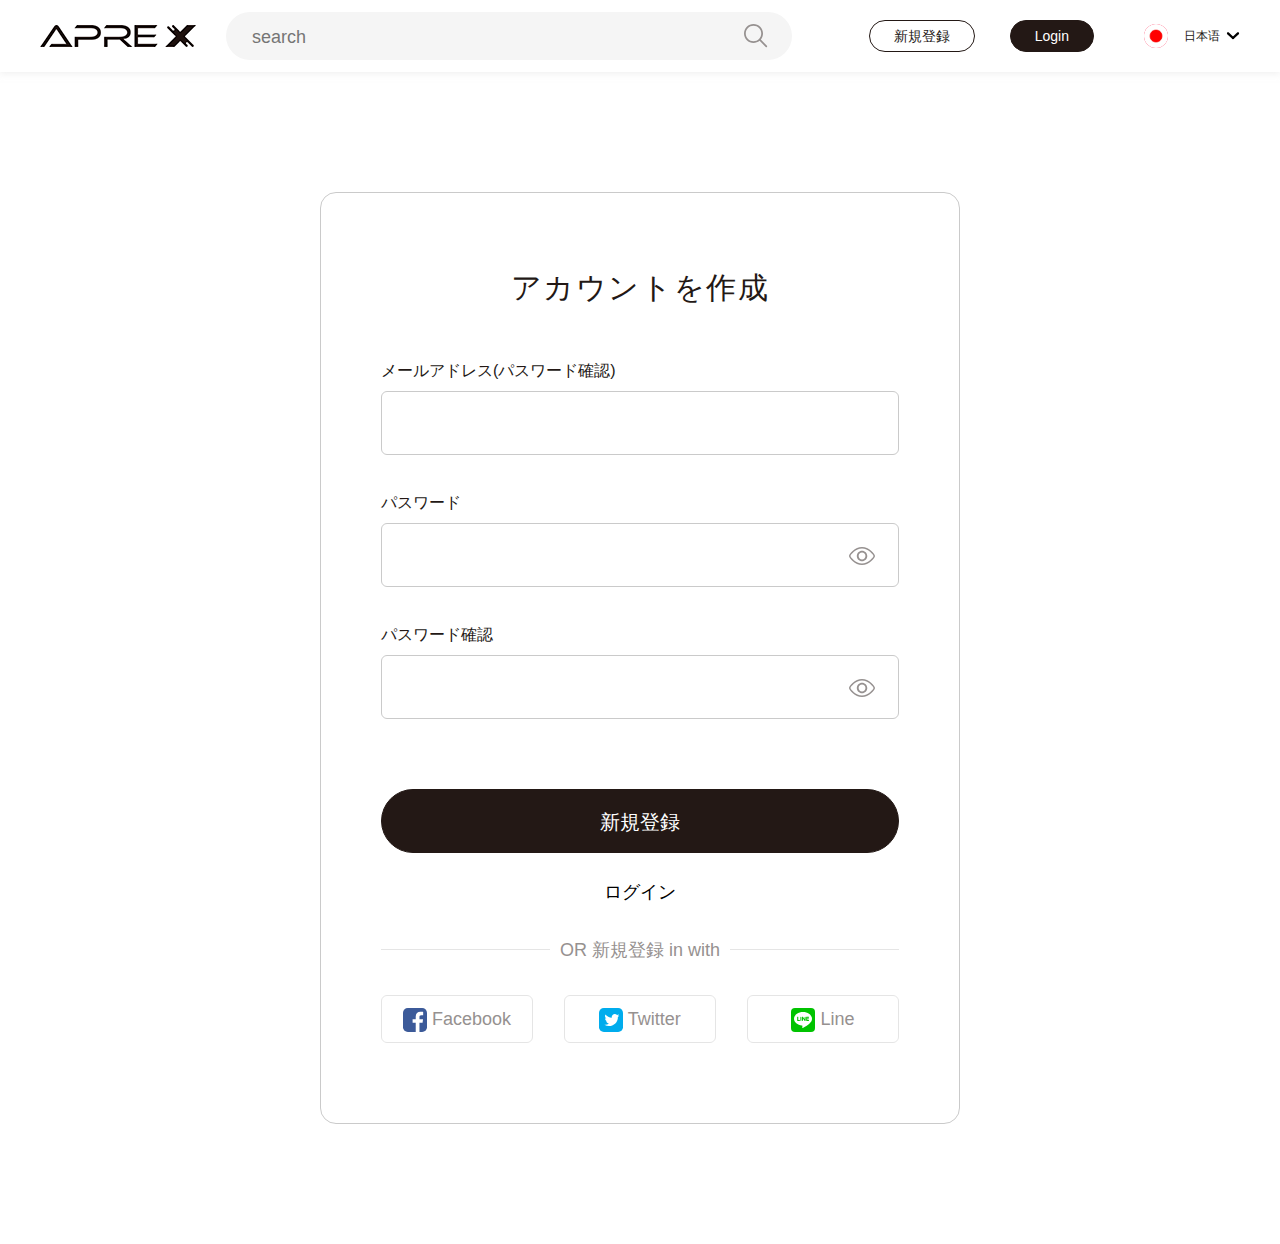
<file: register.html>
<!DOCTYPE html>
<html>

<head>
  <meta charset="utf-8" />
  <title>注册</title>
  <link rel="stylesheet" href="libs/swiper/swiper-bundle.min.css" />
  <link rel="stylesheet" href="css/reset.css" />
  <link rel="stylesheet" href="css/public.css" />
  <link rel="stylesheet" href="css/register.css" />
</head>

<body>
  <div class="wrap" id="register">
    <!--顶部-->
    <header class="header clearfix">
      <div class="header-con">
        <!--logo-->
        <h1 class="logo fleft">
          <a href="#"><img src="img/logo.png" /></a>	
        </h1>
        <!--search-->
        <section class="header-search fleft">
          <input value="" placeholder="search" />
          <button type="button">
            <img src="svg/ss.svg" />
          </button>
        </section>
        <section class="header-language fright" id="header-language-id">
          <p class="selected" id="js-language-selected" @click="showLanguage()">
            <img src="svg/xl.svg" class="xl" :class="{'active': isShowLanguage}" />
            <span v-if="languageType == 1"><img src="svg/ry.svg" />日本语</span>
            <span v-if="languageType == 2"><img src="svg/zw.svg" />中文</span>
            <span v-if="languageType == 3"><img src="svg/yy.svg" />English</span>
          </p>
          <ul v-show="isShowLanguage">
            <li @click="selectLanguage(1)" v-if="languageType != 1"><img src="svg/ry.svg" />日本语</li>
            <li @click="selectLanguage(2)" v-if="languageType != 2"><img src="svg/zw.svg" />中文</li>
            <li @click="selectLanguage(3)" v-if="languageType != 3"><img src="svg/yy.svg" />English</li>
          </ul>
        </section>
        <section class="header-btngroup fright">
          <a class="btn-white-radius">新規登録</a>
          <a class="btn-black-radius">Login</a>
        </section>
      </div>
    </header>
    <!--content-->
    <section class="register-content">
      <header class="register-title">アカウントを作成</header>
      <div class="register-item">
        <label>メールアドレス(パスワード確認)</label>
        <!--input-->
        <input class="register-input" :class="handleInputClass(userName,userNameObj)" type="text" v-model="userName" @focus="focusUserName()" @blur="blurUserName()" placeholder="" />
        <!--clear-->
        <img class="register-input-clear" src="svg/clear.svg" v-show="userName && userNameObj.isClear" @click="clearUserName" alt="">
        <!--error-->
        <p class="register-item-error-text" v-if="userName && userNameObj.isError">有効なメールアドレスを入力してください</p>        
      </div>
      <div class="register-item">
        <label>パスワード</label>
        <!--input-->
        <input class="register-input" :class="handleInputClass(passWord,passWordObj)" type="text" v-if="passWordObj.isZy" v-model="passWord" @focus="focusPassWord()" @blur="blurPassWord()" placeholder="" />
        <input class="register-input" :class="handleInputClass(passWord,passWordObj)" type="password" v-else v-model="passWord" @focus="focusPassWord()" @blur="blurPassWord()" placeholder="" />
        <!--clear-->
        <img class="register-input-clear-pswd" src="svg/clear.svg" v-show="passWord && passWordObj.isClear" @click="clearPassWord" alt="">
        <!--error-->
        <p class="register-item-error-text" v-if="passWord && passWordObj.isError">有効なメールアドレスを入力してください</p>
        <!--password-->
        <img class="register-input-eyes-zy" src="svg/zhengyan.svg" v-if="passWordObj.isZy" @click="showPassWord()" alt="">
        <img class="register-input-eyes-by" src="svg/biyan.svg" v-if="!passWordObj.isZy" @click="showPassWord()" alt="">        
      </div>
      <div class="register-item">
        <label>パスワード確認</label>
        <!--input-->
        <input class="register-input" :class="handleInputClass(passwordSure,pswdSureObj)" type="text" v-if="pswdSureObj.isZy" v-model="passwordSure" @focus="focusPswdsure()" @blur="blurPswdsure()" placeholder="" />
        <input class="register-input" :class="handleInputClass(passwordSure,pswdSureObj)" type="password" v-else v-model="passwordSure" @focus="focusPswdsure()" @blur="blurPswdsure()" placeholder="" />
        <!--clear-->
        <img class="register-input-clear-pswd" src="svg/clear.svg" v-show="passwordSure && pswdSureObj.isClear" @click="clearPswdsure" alt="">
        <!--error-->
        <p class="register-item-error-text" v-if="passwordSure && pswdSureObj.isError">有効なメールアドレスを入力してください</p>
         <!--password-->
        <img class="register-input-eyes-zy" src="svg/zhengyan.svg" v-if="pswdSureObj.isZy" @click="showPswdSure()" alt="">
        <img class="register-input-eyes-by" src="svg/biyan.svg" v-if="!pswdSureObj.isZy" @click="showPswdSure()" alt="">        
      </div>
      <!-- button-->
      <button type="button" class="btn-black-radius-large">新規登録</button>
      <p class="register-tip"><a href="#">ログイン</a></p>
      <!--lines-->
      <div class="register-lines">
        <p>OR 新規登録 in with</p>
      </div>
      <!--share-->
      <div class="register-share">
        <div class="register-share-box">
        	<a href="#">
	          <img src="svg/share-icon1.svg" alt="">
	          Facebook
          </a>
        </div>
        <div class="register-share-box">
        	<a href="#">
	          <img src="svg/share-icon2.svg" alt="">
	          Twitter
          </a>
        </div>
        <div class="register-share-box">
        	<a href="#">
	          <img src="svg/share-icon3.svg" alt="">
	          Line
          </a>
        </div>
      </div>
    </section>
  </div>
  <script type="text/javascript" src="libs/vue.min.js"></script>
  <script type="text/javascript" src="libs/jquery-1.11.0.js"></script>
  <script type="text/javascript" src="js/register.js"></script>
</body>

</html>
</file>
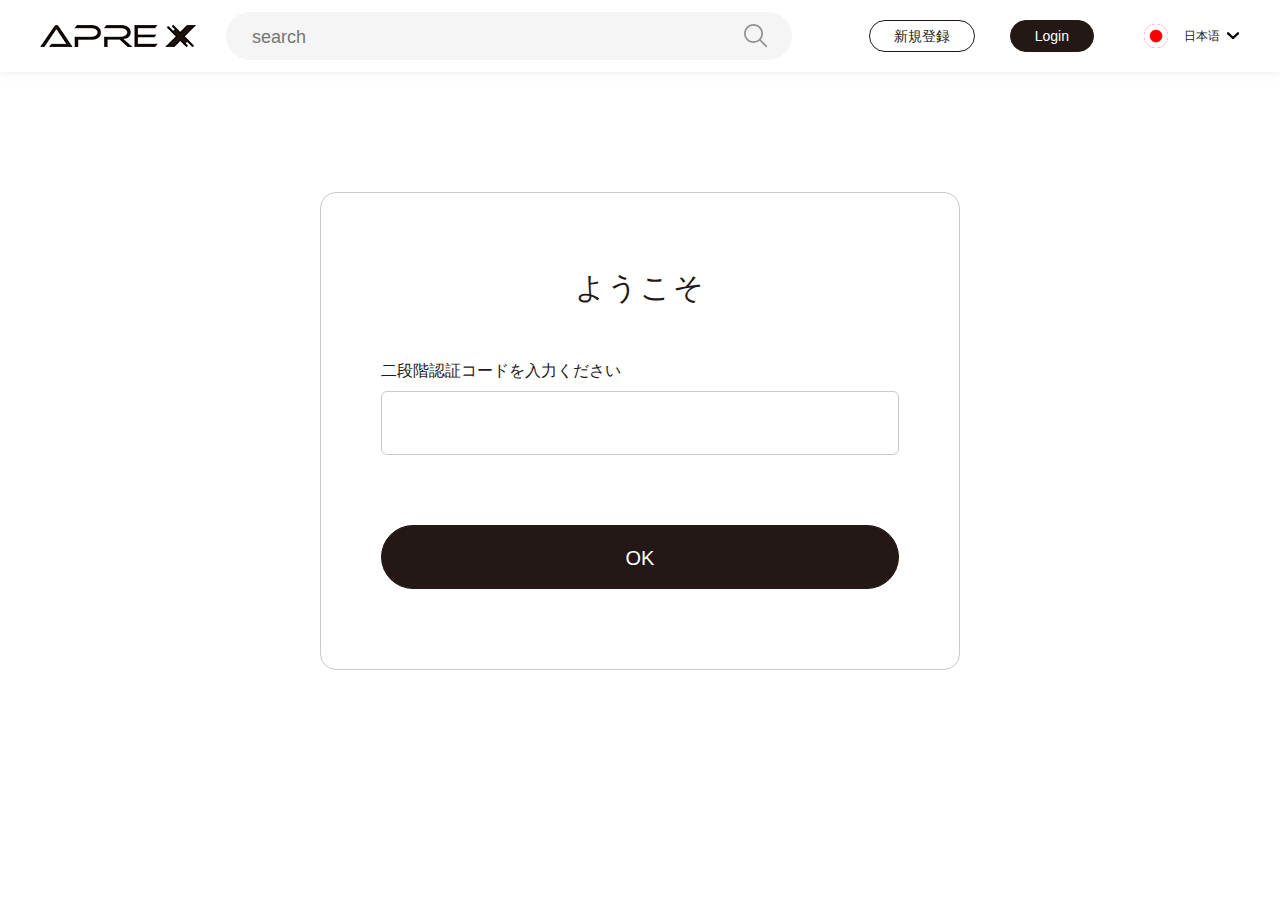
<file: registerEcyz.html>
<!DOCTYPE html>
<html>

<head>
  <meta charset="utf-8" />
  <title>二次验证</title>
  <link rel="stylesheet" href="css/reset.css" />
  <link rel="stylesheet" href="css/public.css" />
  <link rel="stylesheet" href="css/register.css" />
</head>

<body>
  <div class="wrap" id="registerEcyz">
    <!--顶部-->
    <header class="header clearfix">
      <div class="header-con">
        <!--logo-->
        <h1 class="logo fleft">
          <a href="#"><img src="img/logo.png" /></a>	
        </h1>
        <!--search-->
        <section class="header-search fleft">
          <input value="" placeholder="search" />
          <button type="button">
            <img src="svg/ss.svg" />
          </button>
        </section>
        <section class="header-language fright" id="header-language-id">
          <p class="selected" id="js-language-selected" @click="showLanguage()">
            <img src="svg/xl.svg" class="xl" :class="{'active': isShowLanguage}" />
            <span v-if="languageType == 1"><img src="svg/ry.svg" />日本语</span>
            <span v-if="languageType == 2"><img src="svg/zw.svg" />中文</span>
            <span v-if="languageType == 3"><img src="svg/yy.svg" />English</span>
          </p>
          <ul v-show="isShowLanguage">
            <li @click="selectLanguage(1)" v-if="languageType != 1"><img src="svg/ry.svg" />日本语</li>
            <li @click="selectLanguage(2)" v-if="languageType != 2"><img src="svg/zw.svg" />中文</li>
            <li @click="selectLanguage(3)" v-if="languageType != 3"><img src="svg/yy.svg" />English</li>
          </ul>
        </section>
        <section class="header-btngroup fright">
          <a class="btn-white-radius">新規登録</a>
          <a class="btn-black-radius">Login</a>
        </section>
      </div>
    </header>
    <!--用户名、密码-->
    <section class="register-content">
      <header class="register-title">ようこそ</header>
      <div class="register-item">
        <label>二段階認証コードを入力ください</label>
        <!--input-->
        <input class="register-input" :class="handleInputClass(userName,userNameObj)" type="text" v-model="userName" @focus="focusUserName()" @blur="blurUserName()" placeholder="" />      	
        <!--clear-->
        <img class="register-input-clear" src="svg/clear.svg" v-show="userName && userNameObj.isClear" @click="clearUserName" alt="">
        <!--error-->
        <p class="register-item-error-text" v-if="userName && userNameObj.isError">有効なメールアドレスを入力してください</p>
      </div>
      <!--button-->
      <button type="button" class="btn-black-radius-large">OK</button>
    </section>
  </div>
  <script type="text/javascript" src="libs/vue.min.js"></script>
  <script type="text/javascript" src="libs/jquery-1.11.0.js"></script>
  <script type="text/javascript" src="js/registerEcyz.js"></script>
</body>

</html>
</file>
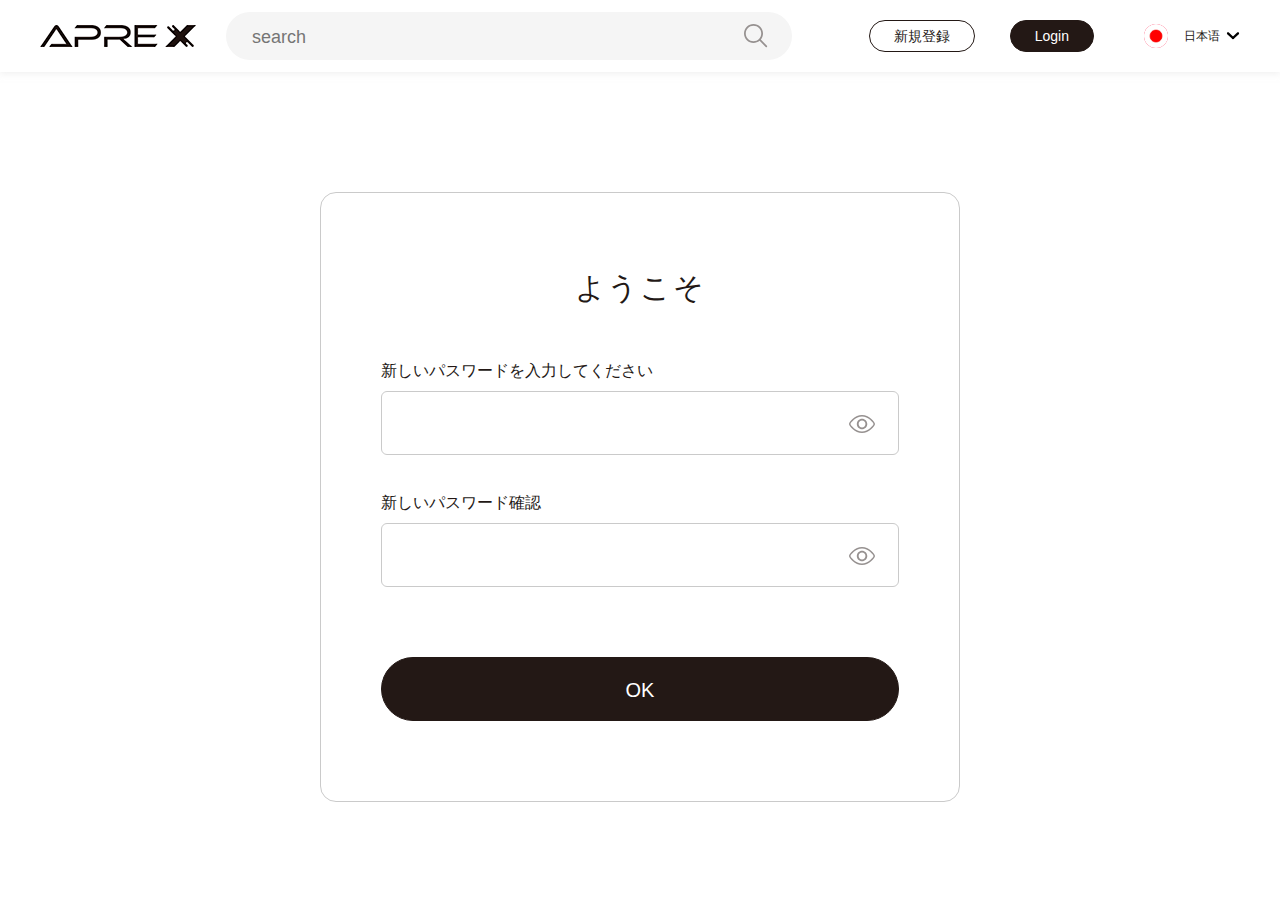
<file: registerPassword.html>
<!DOCTYPE html>
<html>

<head>
  <meta charset="utf-8" />
  <title>输入新密码</title>
  <link rel="stylesheet" href="libs/swiper/swiper-bundle.min.css" />
  <link rel="stylesheet" href="css/reset.css" />
  <link rel="stylesheet" href="css/public.css" />
  <link rel="stylesheet" href="css/register.css" />
</head>

<body>
  <div class="wrap" id="registerPassword">
    <!--顶部-->
    <header class="header clearfix">
      <div class="header-con">
        <!--logo-->
        <h1 class="logo fleft">
          <a href="#"><img src="img/logo.png" /></a>	
        </h1>
        <!--search-->
        <section class="header-search fleft">
          <input value="" placeholder="search" />
          <button type="button">
            <img src="svg/ss.svg" />
          </button>
        </section>
        <section class="header-language fright" id="header-language-id">
          <p class="selected" id="js-language-selected" @click="showLanguage()">
            <img src="svg/xl.svg" class="xl" :class="{'active': isShowLanguage}" />
            <span v-if="languageType == 1"><img src="svg/ry.svg" />日本语</span>
            <span v-if="languageType == 2"><img src="svg/zw.svg" />中文</span>
            <span v-if="languageType == 3"><img src="svg/yy.svg" />English</span>
          </p>
          <ul v-show="isShowLanguage">
            <li @click="selectLanguage(1)" v-if="languageType != 1"><img src="svg/ry.svg" />日本语</li>
            <li @click="selectLanguage(2)" v-if="languageType != 2"><img src="svg/zw.svg" />中文</li>
            <li @click="selectLanguage(3)" v-if="languageType != 3"><img src="svg/yy.svg" />English</li>
          </ul>
        </section>
        <section class="header-btngroup fright">
          <a class="btn-white-radius">新規登録</a>
          <a class="btn-black-radius">Login</a>
        </section>
      </div>
    </header>
    <!--content-->
    <section class="register-content">
      <header class="register-title">ようこそ</header>  
      <div class="register-item">
        <label>新しいパスワードを入力してください</label>
        <!--input-->
        <input class="register-input" :class="handleInputClass(passWord,passWordObj)" type="text" v-if="passWordObj.isZy" v-model="passWord" @focus="focusPassWord()" @blur="blurPassWord()" placeholder="" />
        <input class="register-input" :class="handleInputClass(passWord,passWordObj)" type="password" v-else v-model="passWord" @focus="focusPassWord()" @blur="blurPassWord()" placeholder="" />
        <!--clear-->
        <img class="register-input-clear-pswd" src="svg/clear.svg" v-show="passWord && passWordObj.isClear" @click="clearPassWord" alt="">
        <!--error-->
        <p class="register-item-error-text" v-if="passWord && passWordObj.isError">有効なメールアドレスを入力してください</p>
        <!--password-->
        <img class="register-input-eyes-zy" src="svg/zhengyan.svg" v-if="passWordObj.isZy" @click="showPassWord()" alt="">
        <img class="register-input-eyes-by" src="svg/biyan.svg" v-if="!passWordObj.isZy" @click="showPassWord()" alt="">        
      </div>
      <div class="register-item">
        <label>新しいパスワード確認</label>
        <!--input-->
        <input class="register-input" :class="handleInputClass(passwordSure,pswdSureObj)" type="text" v-if="pswdSureObj.isZy" v-model="passwordSure" @focus="focusPswdsure()" @blur="blurPswdsure()" placeholder="" />
        <input class="register-input" :class="handleInputClass(passwordSure,pswdSureObj)" type="password" v-else v-model="passwordSure" @focus="focusPswdsure()" @blur="blurPswdsure()" placeholder="" />
        <!--clear-->
        <img class="register-input-clear-pswd" src="svg/clear.svg" v-show="passwordSure && pswdSureObj.isClear" @click="clearPswdsure" alt="">
        <!--error-->
        <p class="register-item-error-text" v-if="passwordSure && pswdSureObj.isError">有効なメールアドレスを入力してください</p>
         <!--password-->
        <img class="register-input-eyes-zy" src="svg/zhengyan.svg" v-if="pswdSureObj.isZy" @click="showPswdSure()" alt="">
        <img class="register-input-eyes-by" src="svg/biyan.svg" v-if="!pswdSureObj.isZy" @click="showPswdSure()" alt="">        
      </div>
      <!-- button-->
      <button type="button" class="btn-black-radius-large">OK</button>      
    </section>
  </div>
  <script type="text/javascript" src="libs/vue.min.js"></script>
  <script type="text/javascript" src="libs/jquery-1.11.0.js"></script>
  <script type="text/javascript" src="js/registerPassword.js"></script>
</body>

</html>
</file>
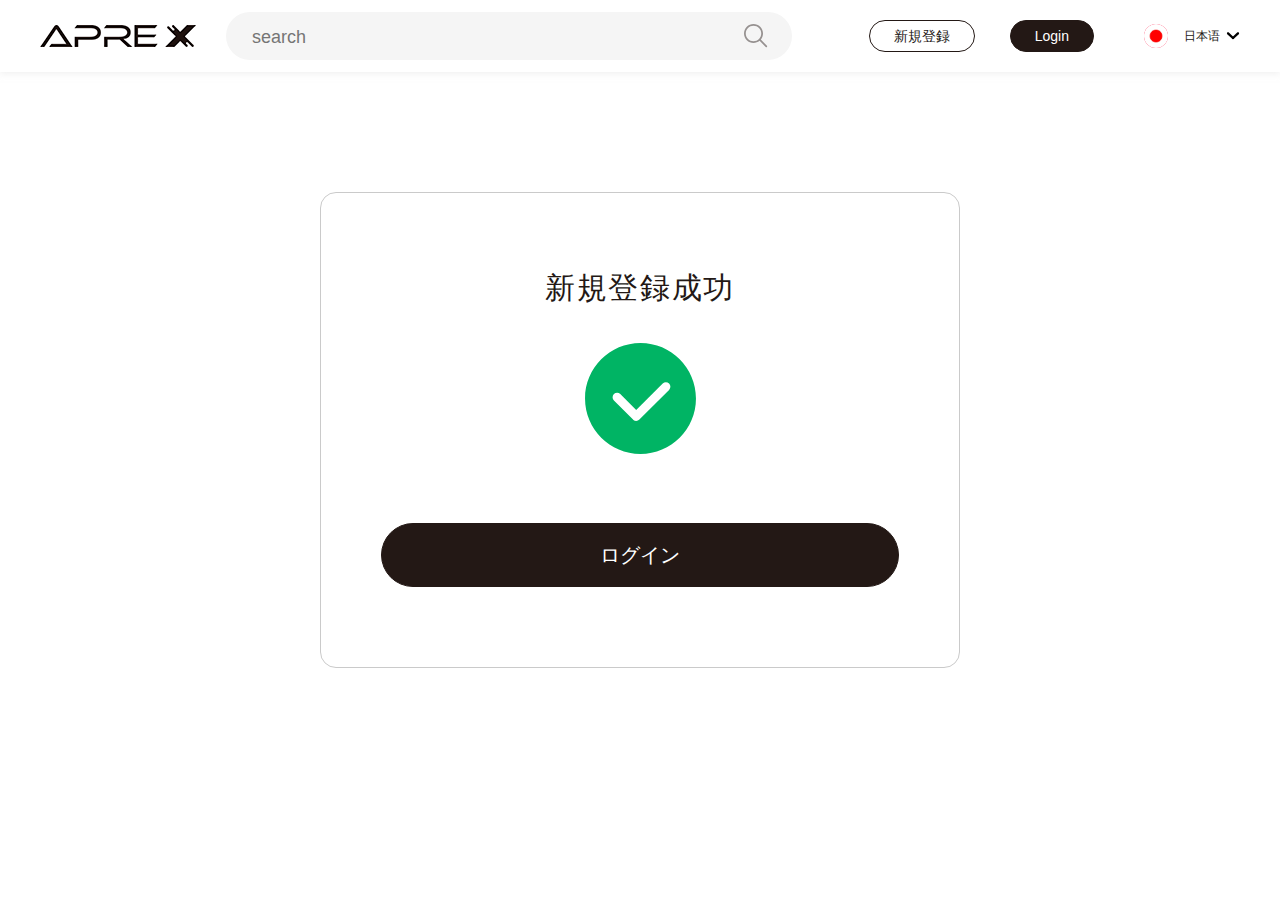
<file: registerSuccess.html>
<!DOCTYPE html>
<html>

<head>
  <meta charset="utf-8" />
  <title>注册成功</title>
  <link rel="stylesheet" href="css/reset.css" />
  <link rel="stylesheet" href="css/public.css" />
  <link rel="stylesheet" href="css/register.css" />
</head>

<body>
  <div class="wrap" id="modifySuccess">
    <!--顶部-->
    <header class="header clearfix">
      <div class="header-con">
        <!--logo-->
        <h1 class="logo fleft">
          <a href="#"><img src="img/logo.png" /></a>	
        </h1>
        <!--search-->
        <section class="header-search fleft">
          <input value="" placeholder="search" />
          <button type="button">
            <img src="svg/ss.svg" />
          </button>
        </section>
        <section class="header-language fright" id="header-language-id">
          <p class="selected" id="js-language-selected" @click="showLanguage()">
            <img src="svg/xl.svg" class="xl" :class="{'active': isShowLanguage}" />
            <span v-if="languageType == 1"><img src="svg/ry.svg" />日本语</span>
            <span v-if="languageType == 2"><img src="svg/zw.svg" />中文</span>
            <span v-if="languageType == 3"><img src="svg/yy.svg" />English</span>
          </p>
          <ul v-show="isShowLanguage">
            <li @click="selectLanguage(1)" v-if="languageType != 1"><img src="svg/ry.svg" />日本语</li>
            <li @click="selectLanguage(2)" v-if="languageType != 2"><img src="svg/zw.svg" />中文</li>
            <li @click="selectLanguage(3)" v-if="languageType != 3"><img src="svg/yy.svg" />English</li>
          </ul>
        </section>
        <section class="header-btngroup fright">
          <a class="btn-white-radius">新規登録</a>
          <a class="btn-black-radius">Login</a>
        </section>
      </div>
    </header>
    <!--content-->
    <section class="register-content">
      <header class="register-success-title">新規登録成功</header>
      <div class="register-success-icon">
        <img src="svg/sucsess.svg" alt="">
      </div>
      <a class="btn-black-radius-large">ログイン</a>
    </section>

  </div>
  <script type="text/javascript" src="libs/vue.min.js"></script>
  <script type="text/javascript" src="libs/jquery-1.11.0.js"></script>
  <script type="text/javascript" src="js/modifySuccess.js"></script>
</body>

</html>
</file>
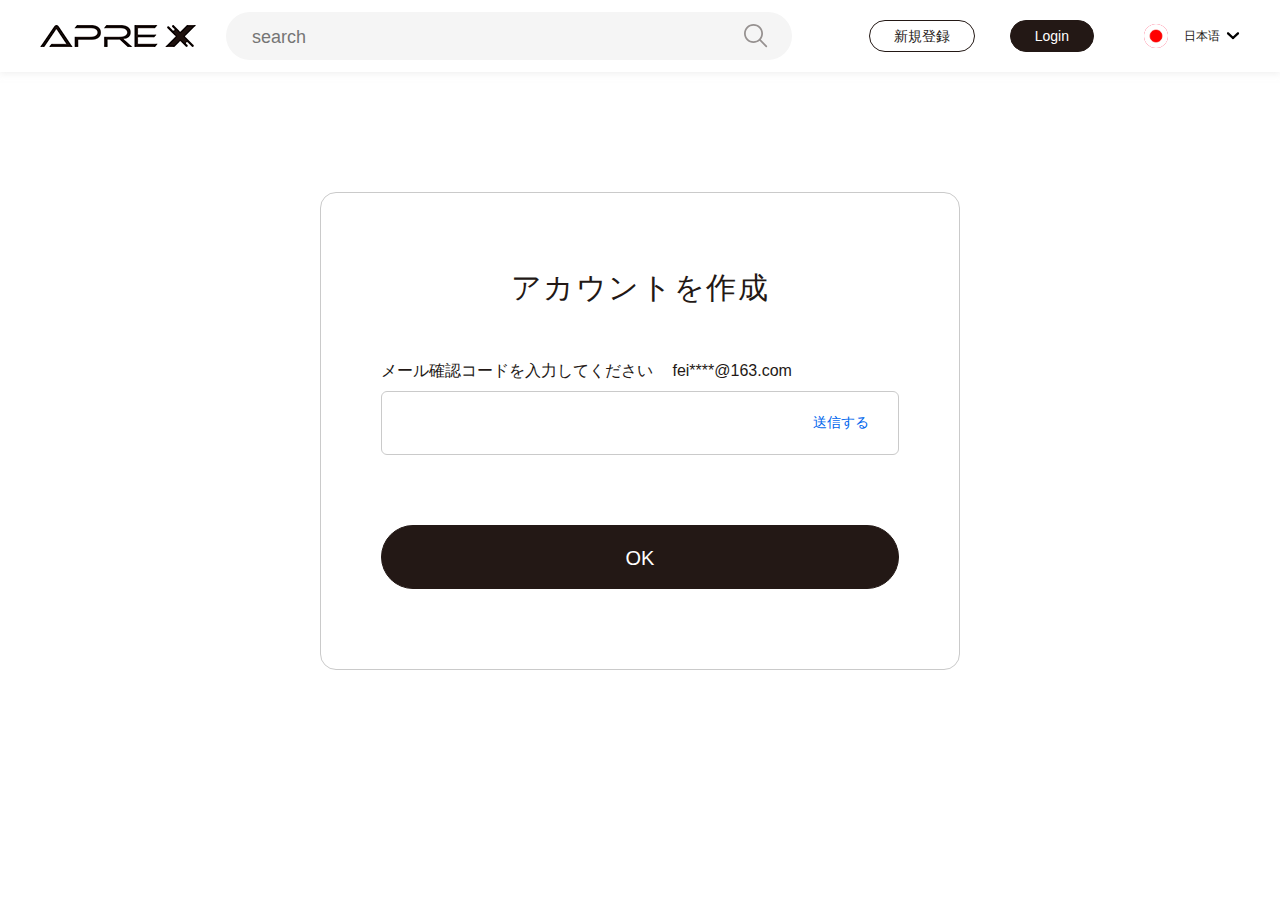
<file: registerYzm.html>
<!DOCTYPE html>
<html>

<head>
  <meta charset="utf-8" />
  <title>注册-验证码</title>
  <link rel="stylesheet" href="css/reset.css" />
  <link rel="stylesheet" href="css/public.css" />
  <link rel="stylesheet" href="css/register.css" />
</head>

<body>
  <div class="wrap" id="registerYzm">
    <!--顶部-->
    <header class="header clearfix">
      <div class="header-con">
        <!--logo-->
        <h1 class="logo fleft">
          <a href="#"><img src="img/logo.png" /></a>	
        </h1>
        <!--search-->
        <section class="header-search fleft">
          <input value="" placeholder="search" />
          <button type="button">
            <img src="svg/ss.svg" />
          </button>
        </section>
        <section class="header-language fright" id="header-language-id">
          <p class="selected" id="js-language-selected" @click="showLanguage()">
            <img src="svg/xl.svg" class="xl" :class="{'active': isShowLanguage}" />
            <span v-if="languageType == 1"><img src="svg/ry.svg" />日本语</span>
            <span v-if="languageType == 2"><img src="svg/zw.svg" />中文</span>
            <span v-if="languageType == 3"><img src="svg/yy.svg" />English</span>
          </p>
          <ul v-show="isShowLanguage">
            <li @click="selectLanguage(1)" v-if="languageType != 1"><img src="svg/ry.svg" />日本语</li>
            <li @click="selectLanguage(2)" v-if="languageType != 2"><img src="svg/zw.svg" />中文</li>
            <li @click="selectLanguage(3)" v-if="languageType != 3"><img src="svg/yy.svg" />English</li>
          </ul>
        </section>
        <section class="header-btngroup fright">
          <a class="btn-white-radius">新規登録</a>
          <a class="btn-black-radius">Login</a>
        </section>
      </div>
    </header>
    <!--用户名、密码-->
    <section class="register-content">
      <header class="register-title">アカウントを作成</header>
      <div class="register-item">
        <label>メール確認コードを入力してください <span>fei****@163.com</span></label>
        <!--input-->
        <input class="register-input" :class="handleInputClass(userName,userNameObj)" type="text" v-model="userName" @focus="focusUserName()" @blur="blurUserName()" placeholder="" />
        <button type="button" class="btn-txt-send">送信する</button>        	
        <!--clear-->
        <img class="register-input-clear-send" src="svg/clear.svg" v-show="userName && userNameObj.isClear" @click="clearUserName" alt="">
        <!--error-->
        <p class="register-item-error-text" v-if="userName && userNameObj.isError">有効なメールアドレスを入力してください</p>
      </div>
      <!--button-->
      <button type="button" class="btn-black-radius-large">OK</button>
    </section>
  </div>
  <script type="text/javascript" src="libs/vue.min.js"></script>
  <script type="text/javascript" src="libs/jquery-1.11.0.js"></script>
  <script type="text/javascript" src="js/registerYzm.js"></script>
</body>

</html>
</file>
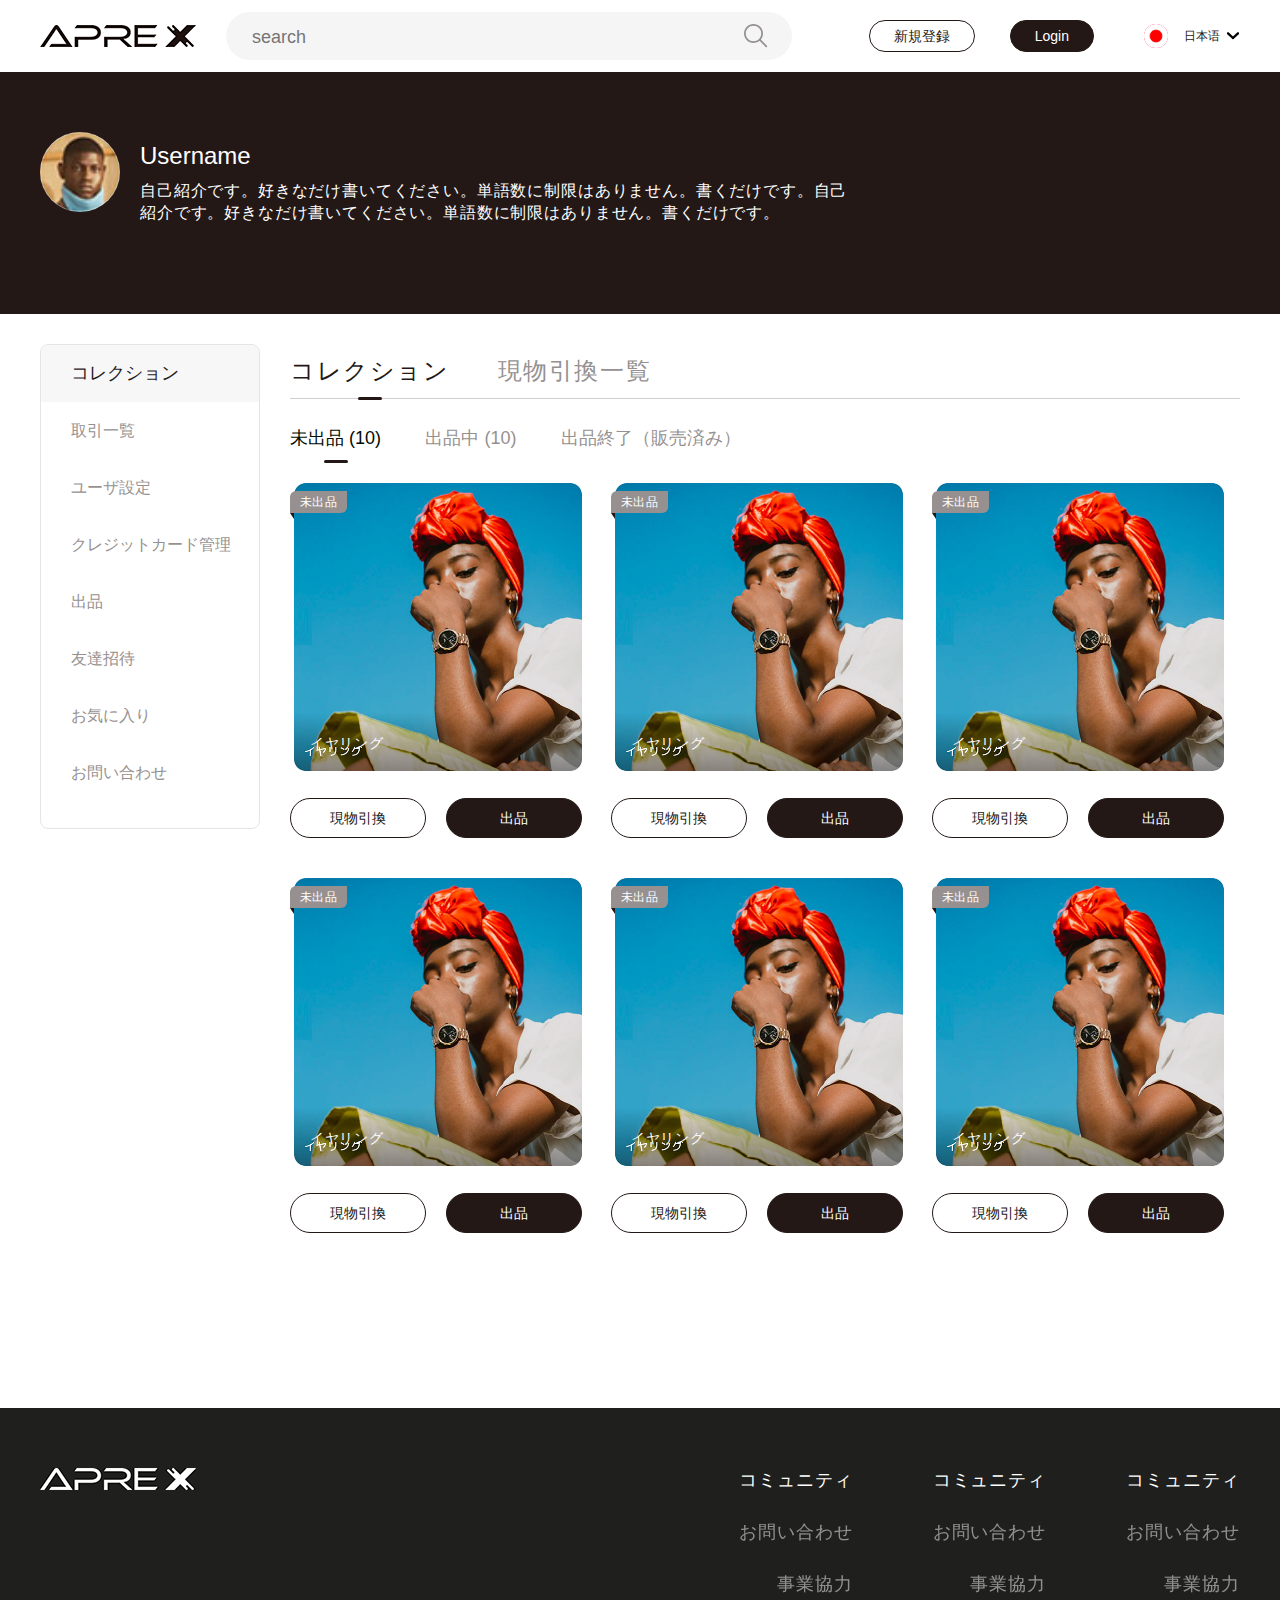
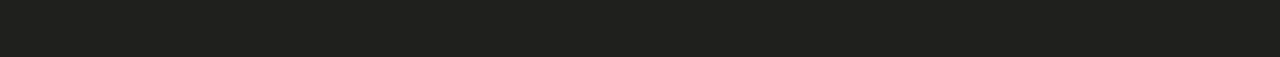
<file: コレクション1.html>
<!DOCTYPE html>
<html>

<head>
  <meta charset="utf-8" />
  <title>コレクション</title>
  <link rel="stylesheet" href="libs/swiper/swiper-bundle.min.css" />
  <link rel="stylesheet" href="libs/bootstrap/bootstrap.min.css" />
  <link rel="stylesheet" href="css/reset.css" />
  <link rel="stylesheet" href="css/public.css" />
  <link rel="stylesheet" href="css/personal.css" />
</head>

<body>
  <div class="wrap" id="personalNav1">
    <!--顶部-->
    <header class="header clearfix">
      <div class="header-con">
        <!--logo-->
        <h1 class="logo fleft">
          <a href="#"><img src="img/logo.png" /></a>
        </h1>
        <!--search-->
        <section class="header-search fleft">
          <input value="" placeholder="search" />
          <button type="button">
            <img src="svg/ss.svg" />
          </button>
        </section>
        <section class="header-language fright" id="header-language-id">
          <p class="selected" id="js-language-selected" @click="showLanguage()">
            <img src="svg/xl.svg" class="xl" :class="{'active': isShowLanguage}" />
            <span v-if="languageType == 1"><img src="svg/ry.svg" />日本语</span>
            <span v-if="languageType == 2"><img src="svg/zw.svg" />中文</span>
            <span v-if="languageType == 3"><img src="svg/yy.svg" />English</span>
          </p>
          <ul v-show="isShowLanguage">
            <li @click="selectLanguage(1)" v-if="languageType != 1"><img src="svg/ry.svg" />日本语</li>
            <li @click="selectLanguage(2)" v-if="languageType != 2"><img src="svg/zw.svg" />中文</li>
            <li @click="selectLanguage(3)" v-if="languageType != 3"><img src="svg/yy.svg" />English</li>
          </ul>
        </section>
        <section class="header-btngroup fright">
          <a class="btn-white-radius">新規登録</a>
          <a class="btn-black-radius">Login</a>
        </section>
      </div>
    </header>
    <!--personal-->
    <div class="personal-header">
      <div class="main clearfix">
        <div class="personal-header-img fleft">
          <img src="img/head.jpg" />
        </div>
        <div class="personal-header-info fleft">
          <h2>Username</h2>
          <div class="info ">
            自己紹介です。好きなだけ書いてください。単語数に制限はありません。書くだけです。自己紹介です。好きなだけ書いてください。単語数に制限はありません。書くだけです。
          </div>
        </div>
      </div>
    </div>
    <!--main-->
    <section class="main clearfix">
      <div class="personal-left fleft">
        <ul>
          <li class="active"><a href="#">コレクション</a></li>
          <li><a href="#">取引一覧</a></li>
          <li><a href="#">ユーザ設定</a></li>
          <li><a href="#">クレジットカード管理</a></li>
          <li><a href="#">出品</a></li>
          <li><a href="#">友達招待</a></li>
          <li><a href="#">お気に入り</a></li>
          <li><a href="#">お問い合わせ</a></li>
        </ul>
      </div>
      <div class="personal-right fright">
        <section class="personal-tabs-title">
          <span @click="tabTypeTitle(1)" :class="{'cur':curTypeTitle == 1}">コレクション</span>
          <span @click="tabTypeTitle(2)" :class="{'cur':curTypeTitle == 2}">現物引換一覧</span>
        </section>
        <!--コレクション-->
        <section class="personal-tabs-body" v-if="curTypeTitle == 1">
          <span @click="tabTypeBody(1)" :class="{'cur':curTypeBody == 1}">未出品 (10)</span>
          <span @click="tabTypeBody(2)" :class="{'cur':curTypeBody == 2}">出品中 (10)</span>
          <span @click="tabTypeBody(3)" :class="{'cur':curTypeBody == 3}">出品終了（販売済み）</span>
        </section>
        <!--コレクション-->
        <div class="personal-sp" v-if="curTypeTitle == 1">
          <!--未出品-->
          <div class="personal-sp-item" v-if="curTypeBody == 1">
            <a href="#"><img src="img/img1.jpg" />
              <p>イヤリング</p>
            </a>
            <span class="state wcp">未出品</span>
            <div class="personal-sp-btngroup medium clearfix">
              <button type="button" class="btn-white-radius">現物引換</button>
              <button type="button" class="btn-black-radius">出品</button>
            </div>
          </div>
          <!--未出品-->
          <div class="personal-sp-item" v-if="curTypeBody == 1">
            <a href="#"><img src="img/img1.jpg" />
              <p>イヤリング</p>
            </a>
            <span class="state wcp">未出品</span>
            <div class="personal-sp-btngroup medium clearfix">
              <button type="button" class="btn-white-radius">現物引換</button>
              <button type="button" class="btn-black-radius">出品</button>
            </div>
          </div>
          <!--未出品-->
          <div class="personal-sp-item" v-if="curTypeBody == 1">
            <a href="#"><img src="img/img1.jpg" />
              <p>イヤリング</p>
            </a>
            <span class="state wcp">未出品</span>
            <div class="personal-sp-btngroup medium clearfix">
              <button type="button" class="btn-white-radius">現物引換</button>
              <button type="button" class="btn-black-radius">出品</button>
            </div>
          </div>
          <!--未出品-->
          <div class="personal-sp-item" v-if="curTypeBody == 1">
            <a href="#"><img src="img/img1.jpg" />
              <p>イヤリング</p>
            </a>
            <span class="state wcp">未出品</span>
            <div class="personal-sp-btngroup medium clearfix">
              <button type="button" class="btn-white-radius">現物引換</button>
              <button type="button" class="btn-black-radius">出品</button>
            </div>
          </div>
          <!--未出品-->
          <div class="personal-sp-item" v-if="curTypeBody == 1">
            <a href="#"><img src="img/img1.jpg" />
              <p>イヤリング</p>
            </a>
            <span class="state wcp">未出品</span>
            <div class="personal-sp-btngroup medium clearfix">
              <button type="button" class="btn-white-radius">現物引換</button>
              <button type="button" class="btn-black-radius">出品</button>
            </div>
          </div>
          <!--未出品-->
          <div class="personal-sp-item" v-if="curTypeBody == 1">
            <a href="#"><img src="img/img1.jpg" />
              <p>イヤリング</p>
            </a>
            <span class="state wcp">未出品</span>
            <div class="personal-sp-btngroup medium clearfix">
              <button type="button" class="btn-white-radius">現物引換</button>
              <button type="button" class="btn-black-radius">出品</button>
            </div>
          </div>
          <!--出品中-->
          <div class="personal-sp-item" v-if="curTypeBody == 2">
            <a href="#"><img src="img/img1.jpg" />
              <p>イヤリング</p>
            </a>
            <span class="state cpz">出品中</span>
            <div class="personal-sp-btngroup large clearfix">
              <button type="button" class="btn-white-radius" data-toggle="modal" data-target="#cpzModal">出品取消</button>
            </div>
          </div>
          <!--出品中-->
          <div class="personal-sp-item" v-if="curTypeBody == 2">
            <a href="#"><img src="img/img1.jpg" />
              <p>イヤリング</p>
            </a>
            <span class="state cpz">出品中</span>
            <div class="personal-sp-btngroup large clearfix">
              <button type="button" class="btn-white-radius" data-toggle="modal" data-target="#cpzModal">出品取消</button>
            </div>
          </div>
          <!--出品中-->
          <div class="personal-sp-item" v-if="curTypeBody == 2">
            <a href="#"><img src="img/img1.jpg" />
              <p>イヤリング</p>
            </a>
            <span class="state cpz">出品中</span>
            <div class="personal-sp-btngroup large clearfix">
              <button type="button" class="btn-white-radius" data-toggle="modal" data-target="#cpzModal">出品取消</button>
            </div>
          </div>
          <!--出品中-->
          <div class="personal-sp-item" v-if="curTypeBody == 2">
            <a href="#"><img src="img/img1.jpg" />
              <p>イヤリング</p>
            </a>
            <span class="state cpz">出品中</span>
            <div class="personal-sp-btngroup large clearfix">
              <button type="button" class="btn-white-radius" data-toggle="modal" data-target="#cpzModal">出品取消</button>
            </div>
          </div>
          <!--出品中-->
          <div class="personal-sp-item" v-if="curTypeBody == 2">
            <a href="#"><img src="img/img1.jpg" />
              <p>イヤリング</p>
            </a>
            <span class="state cpz">出品中</span>
            <div class="personal-sp-btngroup large clearfix">
              <button type="button" class="btn-white-radius" data-toggle="modal" data-target="#cpzModal">出品取消</button>
            </div>
          </div>
          <!--出品中-->
          <div class="personal-sp-item" v-if="curTypeBody == 2">
            <a href="#"><img src="img/img1.jpg" />
              <p>イヤリング</p>
            </a>
            <span class="state cpz">出品中</span>
            <div class="personal-sp-btngroup large clearfix">
              <button type="button" class="btn-white-radius" data-toggle="modal" data-target="#cpzModal">出品取消</button>
            </div>
          </div>
          <!--出品終了-->
          <div class="personal-sp-item" v-if="curTypeBody == 3">
            <a href="#">
              <img src="img/img1.jpg" />
              <div class="info">
                <span class="t1">イヤリング</span>
                <span class="t2">20,000 円</span>
                <span class="t3">出品日時：2021-08-09</span>
              </div>
            </a>
            <span class="state cpzl">出品終了</span>
          </div>
          <!--出品終了-->
          <div class="personal-sp-item" v-if="curTypeBody == 3">
            <a href="#">
              <img src="img/img1.jpg" />
              <div class="info">
                <span class="t1">イヤリング</span>
                <span class="t2">20,000 円</span>
                <span class="t3">出品日時：2021-08-09</span>
              </div>
            </a>
            <span class="state cpzl">出品終了</span>
          </div>
          <!--出品終了-->
          <div class="personal-sp-item" v-if="curTypeBody == 3">
            <a href="#">
              <img src="img/img1.jpg" />
              <div class="info">
                <span class="t1">イヤリング</span>
                <span class="t2">20,000 円</span>
                <span class="t3">出品日時：2021-08-09</span>
              </div>
            </a>
            <span class="state cpzl">出品終了</span>
          </div>
          <!--出品終了-->
          <div class="personal-sp-item" v-if="curTypeBody == 3">
            <a href="#">
              <img src="img/img1.jpg" />
              <div class="info">
                <span class="t1">イヤリング</span>
                <span class="t2">20,000 円</span>
                <span class="t3">出品日時：2021-08-09</span>
              </div>
            </a>
            <span class="state cpzl">出品終了</span>
          </div>
          <!--出品終了-->
          <div class="personal-sp-item" v-if="curTypeBody == 3">
            <a href="#">
              <img src="img/img1.jpg" />
              <div class="info">
                <span class="t1">イヤリング</span>
                <span class="t2">20,000 円</span>
                <span class="t3">出品日時：2021-08-09</span>
              </div>
            </a>
            <span class="state cpzl">出品終了</span>
          </div>
          <!--出品終了-->
          <div class="personal-sp-item" v-if="curTypeBody == 3">
            <a href="#">
              <img src="img/img1.jpg" />
              <div class="info">
                <span class="t1">イヤリング</span>
                <span class="t2">20,000 円</span>
                <span class="t3">出品日時：2021-08-09</span>
              </div>
            </a>
            <span class="state cpzl">出品終了</span>
          </div>
        </div>
        <!--現物引換一覧-->
        <div class="personal-xh" v-if="curTypeTitle == 2">
          <div class="personal-xh-item">
            <img src="img/img2.jpg" class="img" />
            <section class="infoxwyy">
              <h3 class="xxyhyl">商品名</h3>
              <div class="xxyhnr">
              	<p>東京市-新宿区-*****</p>
              </div>
              <div class="xxyhnr">
              	<p>177-0999-3333</p>
              </div>
            </section>
            <section class="infobtn">
            	<p class="dsd">発送待ち</p>
            	<button type="button" class="sqqrbtn" data-toggle="modal" data-target="#xwyhylModal">受取を確認する</button>
            </section>
          </div>
          <div class="personal-xh-item">
            <img src="img/img2.jpg" class="img" />
            <section class="infoxwyy">
              <h3 class="xxyhyl">商品名</h3>
              <div class="xxyhnr">
              	<p>東京市-新宿区-*****</p>
              	<p>配送業者：****</p>
              </div>
              <div class="xxyhnr">
              	<p>177-0999-3333</p>
              	<p>追跡番号：7777 **** **** 7777</p>
              </div>
            </section>
            <section class="infobtn">
            	<p class="dsd">輸送中</p>
            	<button type="button" class="sqqrbtn" data-toggle="modal" data-target="#xwyhylModal">受取を確認する</button>
            </section>
          </div>
          <div class="personal-xh-item">
            <img src="img/img2.jpg" class="img" />
            <section class="infoxwyy">
              <h3 class="xxyhyl">商品名</h3>
              <div class="xxyhnr">
              	<p>東京市-新宿区-*****</p>
              	<p>配送業者：****</p>
              </div>
              <div class="xxyhnr">
              	<p>177-0999-3333</p>
              	<p>追跡番号：7777 **** **** 7777</p>
              </div>
            </section>
            <section class="infobtn">
            	<p class="ysd">配達済み</p>
            </section>
          </div>
        </div>
      </div>
    </section>
    <!--footer-->
    <footer class="footer clearfix">
      <div class="footer-con">
        <h1 class="logo fleft">
          <img src="img/logo1.png" />
        </h1>
        <div class="footer-nav">
          <dl>
            <dt><a>コミュニティ</a></dt>
            <dd><a>お問い合わせ</a></dd>
            <dd><a>事業協力</a></dd>
          </dl>
          <dl>
            <dt><a>コミュニティ</a></dt>
            <dd><a>お問い合わせ</a></dd>
            <dd><a>事業協力</a></dd>
          </dl>
          <dl>
            <dt><a>コミュニティ</a></dt>
            <dd><a>お問い合わせ</a></dd>
            <dd><a>事業協力</a></dd>
          </dl>
        </div>
      </div>
    </footer>
    <!--出品中modal-->
    <div class="modal fade" id="cpzModal" tabindex="-1" role="dialog" aria-labelledby="myModalLabel" aria-hidden="true">
      <div class="modal-dialog modal-dialog-message">
        <div class="modal-content">
          <div class="modal-body">
            出品を取り消します。よろしいですか？
          </div>
          <div class="modal-footer modal-gryhk-footer clearfix">
            <button type="button" class="modal-btn-default" data-dismiss="modal">キャンセル</button>
            <button type="button" class="modal-btn-primary" @click="zpzConfim">確認</button>
          </div>
        </div><!-- /.modal-content -->
      </div><!-- /.modal -->
    </div>
    <!-- 現物引換一覧modal -->
    <div class="modal fade" id="xwyhylModal" tabindex="-1" role="dialog" aria-labelledby="myModalLabel"
      aria-hidden="true">
      <div class="modal-dialog modal-dialog-message">
        <div class="modal-content">
          <header class="modal-content-header">受取を確認する</header>
          <section class="modal-content-text">NFTの実物を届きましたか？</section>
          <div class="modal-footer modal-gryhk-footer clearfix">
            <button type="button" class="modal-btn-default" data-dismiss="modal">キャンセル</button>
            <button type="button" class="modal-btn-primary" @click="zpzConfim">確認</button>
          </div>
        </div><!-- /.modal-content -->
      </div><!-- /.modal -->
    </div>
  </div>
  <script type="text/javascript" src="libs/vue.min.js"></script>
  <script type="text/javascript" src="libs/jquery-1.11.0.js"></script>
  <script type="text/javascript" src="libs/jquery.nicescroll.js"></script>
  <script type="text/javascript" src="libs/bootstrap/bootstrap.min.js">
  </script>
  <script type="text/javascript" src="js/personalNav1.js"></script>
</body>

</html>
</file>
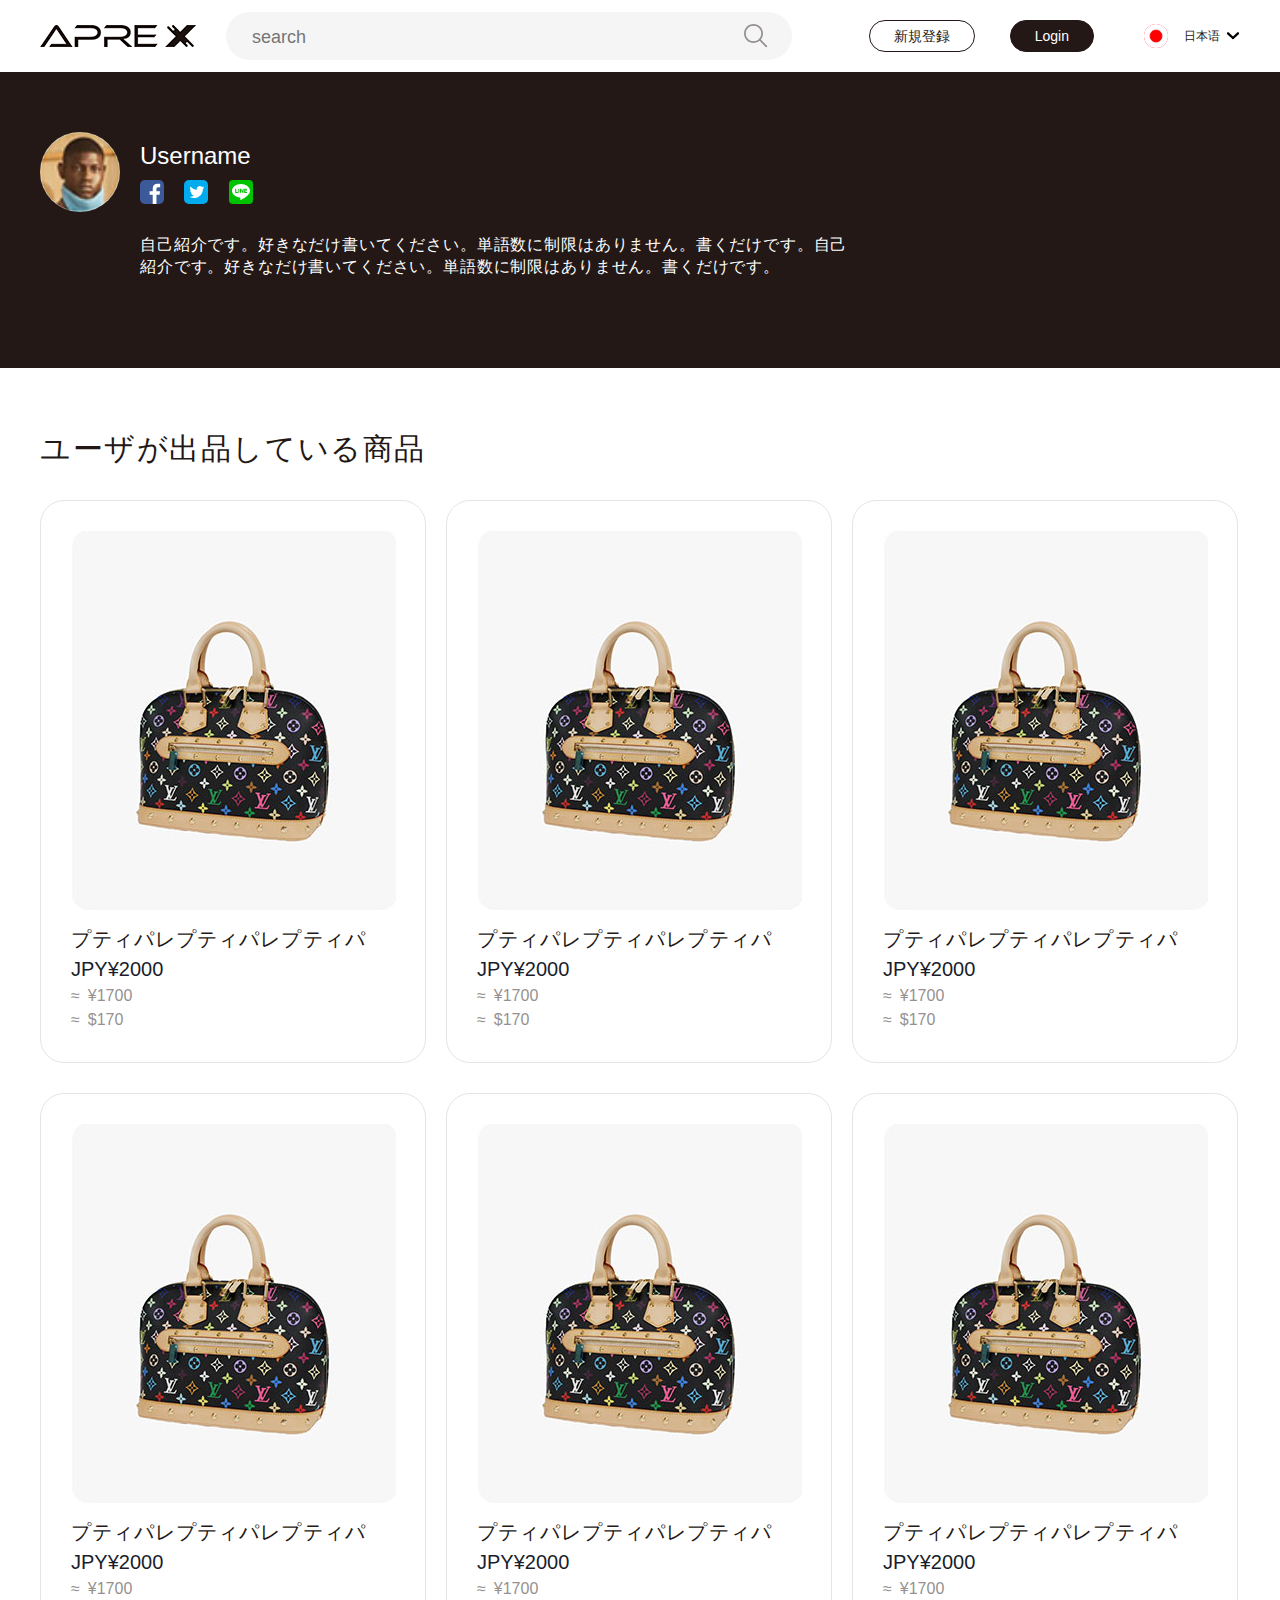
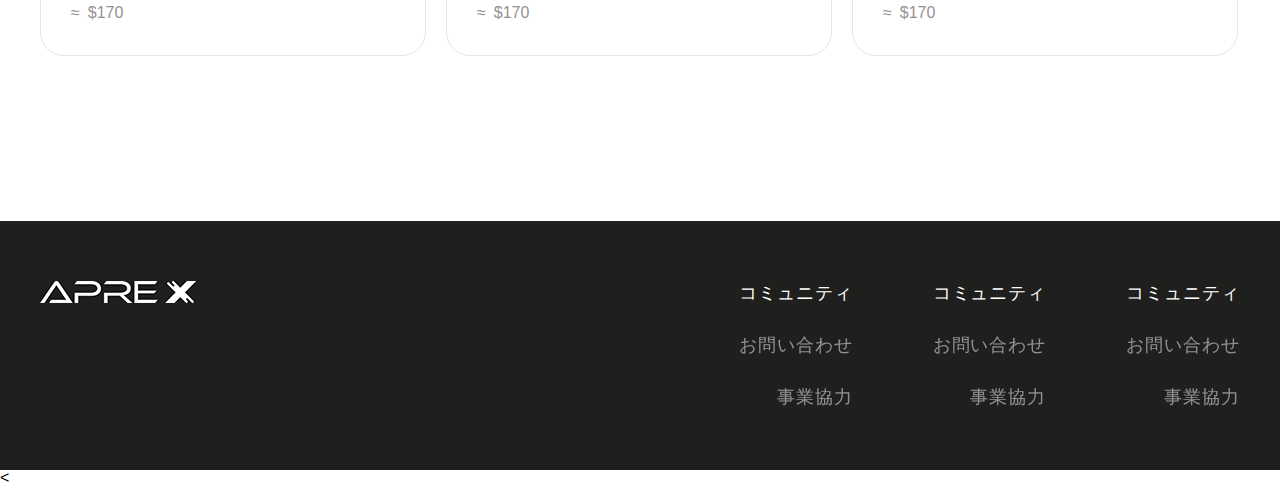
<file: 个人中心.html>
<!DOCTYPE html>
<html>
	<head>
		<meta charset="utf-8" />
		<title>个人中心</title>
		<link rel="stylesheet" href="libs/swiper/swiper-bundle.min.css" />
		<link rel="stylesheet" href="libs/bootstrap/bootstrap.min.css" />
		<link rel="stylesheet" href="css/reset.css" />
		<link rel="stylesheet" href="css/public.css" />
		<link rel="stylesheet" href="css/detail.css" />
	</head>
	<body>
		<div class="wrap" id="personal">
			<!--顶部-->
			<header class="header clearfix">
				<div class="header-con">
					<!--logo-->
					<h1 class="logo fleft">
						<a href="#"><img src="img/logo.png" /></a>					  
					</h1>
					<!--search-->
					<section class="header-search fleft">
						<input value="" placeholder="search" />
						<button type="button">
							<img src="svg/ss.svg"/>
						</button>
					</section>				
					<section class="header-language fright" id="header-language-id">
						<p class="selected" id="js-language-selected" @click="showLanguage()">
							<img src="svg/xl.svg" class="xl" :class="{'active': isShowLanguage}"/>
							<span v-if="languageType == 1"><img src="svg/ry.svg"/>日本语</span>
							<span v-if="languageType == 2"><img src="svg/zw.svg"/>中文</span>
							<span v-if="languageType == 3"><img src="svg/yy.svg"/>English</span>
						</p>
						<ul v-show="isShowLanguage">
							<li @click="selectLanguage(1)" v-if="languageType != 1"><img src="svg/ry.svg"/>日本语</li>
							<li @click="selectLanguage(2)" v-if="languageType != 2"><img src="svg/zw.svg"/>中文</li>
							<li @click="selectLanguage(3)" v-if="languageType != 3"><img src="svg/yy.svg"/>English</li>
						</ul>
					</section>
					<section class="header-btngroup fright">
						<a class="btn-white-radius">新規登録</a>
						<a class="btn-black-radius">Login</a>
					</section>
				</div>
			</header>			
			<!--personal-->
			<div class="personal-header">
				<div class="main clearfix">
					<div class="personal-header-img fleft">
						<img src="img/head.jpg" />
					</div>
					<div class="personal-header-info fleft">
						<h2>Username</h2>
						<div class="share">
							<a href="#"><img src="svg/share-icon1.svg" alt=""></a>
							<a href="#"><img src="svg/share-icon2.svg" alt=""></a>
							<a href="#"><img src="svg/share-icon3.svg" alt=""></a>
						</div>
						<div class="info">
							自己紹介です。好きなだけ書いてください。単語数に制限はありません。書くだけです。自己紹介です。好きなだけ書いてください。単語数に制限はありません。書くだけです。
						</div>
					</div>
				</div>
			</div>				
			<!--main-->
			<section class="main">				
				<!--人気商品-->
				<div class="title">ユーザが出品している商品</div>
				<div class="part2 clearfix">
					<div class="part2-con">
						<a href="#">
							<img src="img/img3.jpg" />
							<h2>プティパレプティパレプティパ</h2>
							<h3>JPY¥2000</h3>
							<p>≈<span>¥1700</span></p>
							<p>≈<span>$170</span></p>
						</a>
					</div>
					<div class="part2-con">
						<a href="#">
							<img src="img/img3.jpg" />
							<h2>プティパレプティパレプティパ</h2>
							<h3>JPY¥2000</h3>
							<p>≈<span>¥1700</span></p>
							<p>≈<span>$170</span></p>
						</a>
					</div>
					<div class="part2-con">
						<a href="#">
							<img src="img/img3.jpg" />
							<h2>プティパレプティパレプティパ</h2>
							<h3>JPY¥2000</h3>
							<p>≈<span>¥1700</span></p>
							<p>≈<span>$170</span></p>
						</a>
					</div>
					<div class="part2-con">
						<a href="#">
							<img src="img/img3.jpg" />
							<h2>プティパレプティパレプティパ</h2>
							<h3>JPY¥2000</h3>
							<p>≈<span>¥1700</span></p>
							<p>≈<span>$170</span></p>
						</a>
					</div>
					<div class="part2-con">
						<a href="#">
							<img src="img/img3.jpg" />
							<h2>プティパレプティパレプティパ</h2>
							<h3>JPY¥2000</h3>
							<p>≈<span>¥1700</span></p>
							<p>≈<span>$170</span></p>
						</a>
					</div>
					<div class="part2-con">
						<a href="#">
							<img src="img/img3.jpg" />
							<h2>プティパレプティパレプティパ</h2>
							<h3>JPY¥2000</h3>
							<p>≈<span>¥1700</span></p>
							<p>≈<span>$170</span></p>
						</a>
					</div>
				</div>
			</section>
			<!--footer-->
			<footer class="footer clearfix">
				<div class="footer-con">
					<h1 class="logo fleft">
						<img src="img/logo1.png" />
					</h1>
					<div class="footer-nav">
						<dl>
							<dt><a>コミュニティ</a></dt>
							<dd><a>お問い合わせ</a></dd>
							<dd><a>事業協力</a></dd>
						</dl>
						<dl>
							<dt><a>コミュニティ</a></dt>
							<dd><a>お問い合わせ</a></dd>
							<dd><a>事業協力</a></dd>
						</dl>
						<dl>
							<dt><a>コミュニティ</a></dt>
							<dd><a>お問い合わせ</a></dd>
							<dd><a>事業協力</a></dd>
						</dl>
					</div>
				</div>
			</footer>			
		</div>
		<script type="text/javascript" src="libs/vue.min.js" ></script>
		<script type="text/javascript" src="libs/jquery-1.11.0.js" ></script>
		<script type="text/javascript" src="libs/jquery.nicescroll.js" ></script>
		<<script type="text/javascript" src="libs/bootstrap/bootstrap.min.js" ></script>
		<script type="text/javascript" src="js/personal.js" ></script>
	</body>
</html>
</file>
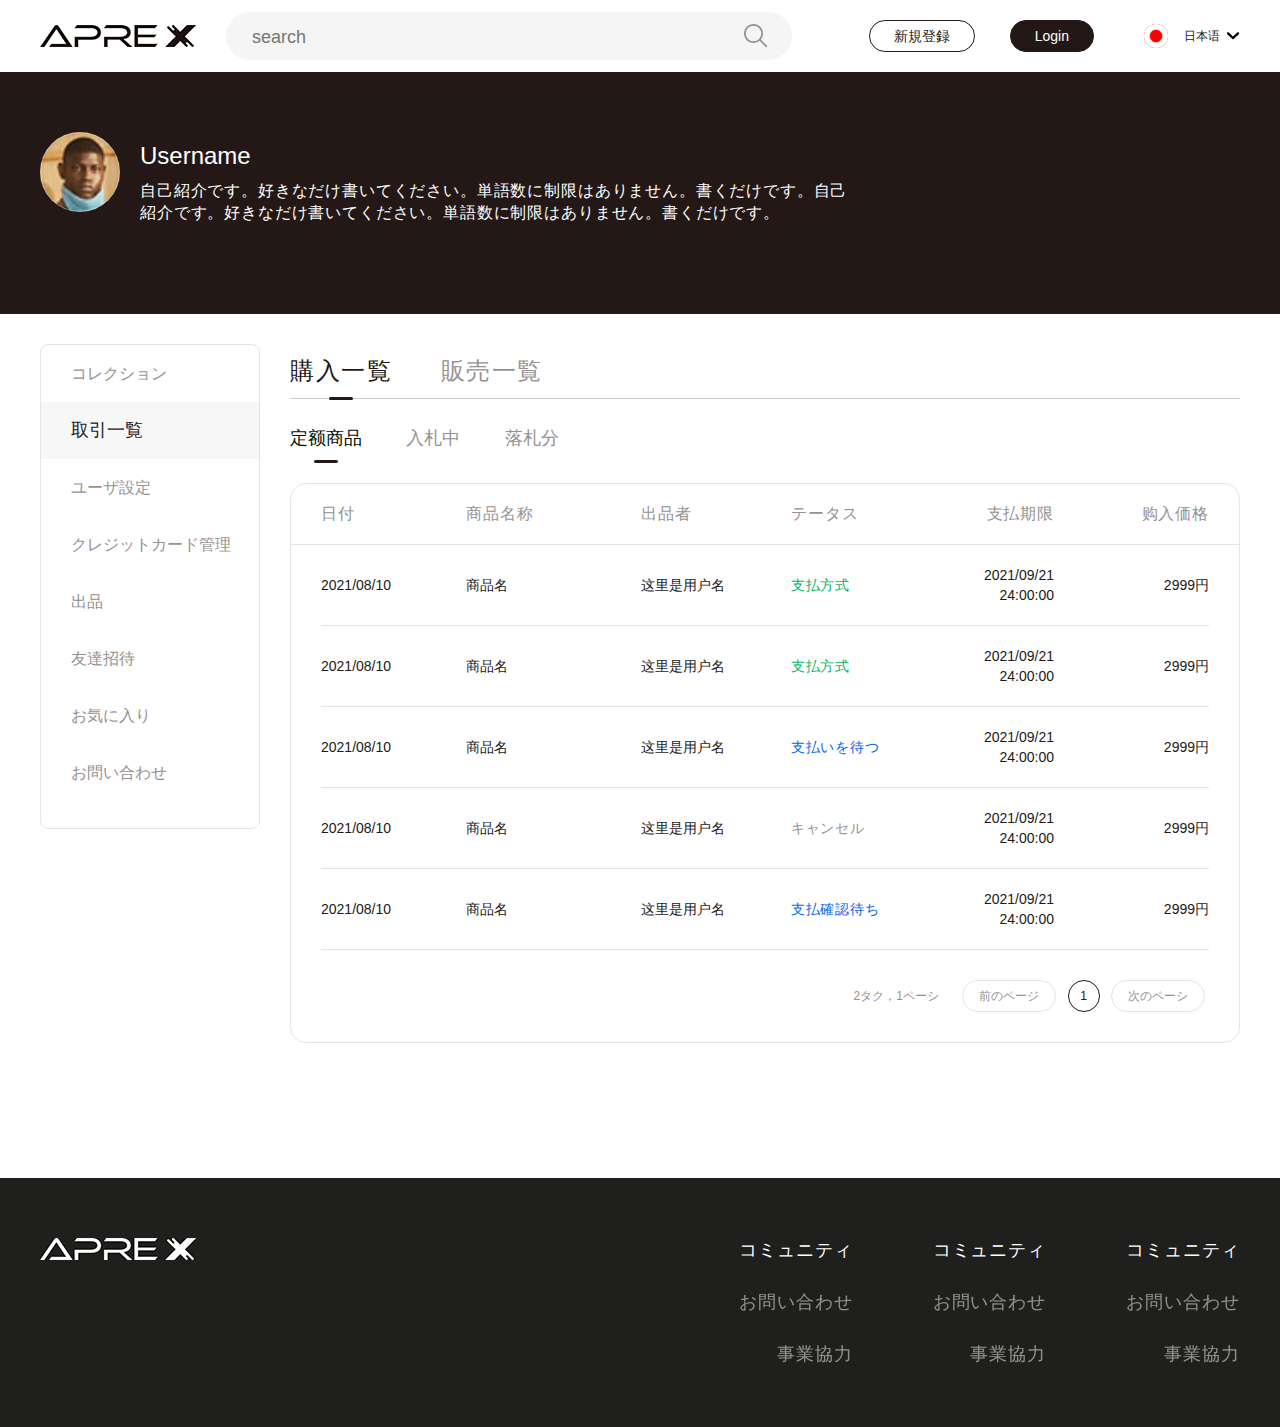
<file: 取引一覧.html>
<!DOCTYPE html>
<html>

<head>
  <meta charset="utf-8" />
  <title>取引一覧</title>
  <link rel="stylesheet" href="libs/swiper/swiper-bundle.min.css" />
  <link rel="stylesheet" href="libs/bootstrap/bootstrap.min.css" />
  <link rel="stylesheet" href="css/reset.css" />
  <link rel="stylesheet" href="css/public.css" />
  <link rel="stylesheet" href="css/personal.css" />
</head>

<body>
  <div class="wrap" id="personalNav1">
    <!--顶部-->
    <header class="header clearfix">
      <div class="header-con">
        <!--logo-->
        <h1 class="logo fleft">
          <a href="#"><img src="img/logo.png" /></a>
        </h1>
        <!--search-->
        <section class="header-search fleft">
          <input value="" placeholder="search" />
          <button type="button">
            <img src="svg/ss.svg" />
          </button>
        </section>
        <section class="header-language fright" id="header-language-id">
          <p class="selected" id="js-language-selected" @click="showLanguage()">
            <img src="svg/xl.svg" class="xl" :class="{'active': isShowLanguage}" />
            <span v-if="languageType == 1"><img src="svg/ry.svg" />日本语</span>
            <span v-if="languageType == 2"><img src="svg/zw.svg" />中文</span>
            <span v-if="languageType == 3"><img src="svg/yy.svg" />English</span>
          </p>
          <ul v-show="isShowLanguage">
            <li @click="selectLanguage(1)" v-if="languageType != 1"><img src="svg/ry.svg" />日本语</li>
            <li @click="selectLanguage(2)" v-if="languageType != 2"><img src="svg/zw.svg" />中文</li>
            <li @click="selectLanguage(3)" v-if="languageType != 3"><img src="svg/yy.svg" />English</li>
          </ul>
        </section>
        <section class="header-btngroup fright">
          <a class="btn-white-radius">新規登録</a>
          <a class="btn-black-radius">Login</a>
        </section>
      </div>
    </header>
    <!--personal-->
    <div class="personal-header">
      <div class="main clearfix">
        <div class="personal-header-img fleft">
          <img src="img/head.jpg" />
        </div>
        <div class="personal-header-info fleft">
          <h2>Username</h2>
          <div class="info ">
            自己紹介です。好きなだけ書いてください。単語数に制限はありません。書くだけです。自己紹介です。好きなだけ書いてください。単語数に制限はありません。書くだけです。
          </div>
        </div>
      </div>
    </div>
    <!--main-->
    <section class="main clearfix">
      <div class="personal-left fleft">
        <ul>
          <li><a href="#">コレクション</a></li>
          <li class="active"><a href="#">取引一覧</a></li>
          <li><a href="#">ユーザ設定</a></li>
          <li><a href="#">クレジットカード管理</a></li>
          <li><a href="#">出品</a></li>
          <li><a href="#">友達招待</a></li>
          <li><a href="#">お気に入り</a></li>
          <li><a href="#">お問い合わせ</a></li>
        </ul>
      </div>
      <div class="personal-right fright">
        <section class="personal-tabs-title">
          <span @click="tabTypeTitle(1)" :class="{'cur':curTypeTitle == 1}">購入一覧</span>
          <span @click="tabTypeTitle(2)" :class="{'cur':curTypeTitle == 2}">販売一覧</span>
        </section>
        <!--コレクション-->
        <section class="personal-tabs-body" v-if="curTypeTitle == 1">
          <span @click="tabTypeBody(1)" :class="{'cur':curTypeBody == 1}">定额商品</span>
          <span @click="tabTypeBody(2)" :class="{'cur':curTypeBody == 2}">入札中</span>
          <span @click="tabTypeBody(3)" :class="{'cur':curTypeBody == 3}">落札分</span>
        </section>
        <!--コレクション-->
        <div class="personal-sp" v-if="curTypeTitle == 1">
          <!--定额商品-->
          <div class="desp-table-con" v-if="curTypeBody == 1">
	          <table class="desp-table">
	            <colgroup>
	              <col width="165">
	              <col width="175">
	              <col width="150">
	              <col>
	              <col width="150">
	              <col width="175">
	            </colgroup>
	            <thead class="desp-table-head">
	              <tr>
	                <td>日付</td>
	                <td>商品名称</td>
	                <td>出品者</td>
	                <td>テータス</td>
	                <td>支払期限</td>
	                <td>购入価格</td>
	              </tr>
	            </thead>
	            <tbody class="desp-table-body">
	              <tr>
	                <td>2021/08/10</td>
	                <td>商品名</td>
	                <td>这里是用户名</td>
	                <td><span class="state1">支払方式</span></td>
	                <td class="datetimes">
	                  <p>2021/09/21</p>
	                  <p>24:00:00</p>
	                </td>
	                <td>2999円</td>
	              </tr>
	              <tr>
	                <td>2021/08/10</td>
	                <td>商品名</td>
	                <td>这里是用户名</td>
	                <td><span class="state1">支払方式</span></td>
	                <td class="datetimes">
	                  <p>2021/09/21</p>
	                  <p>24:00:00</p>
	                </td>
	                <td>2999円</td>
	              </tr>
	              <tr>
	                <td>2021/08/10</td>
	                <td>商品名</td>
	                <td>这里是用户名</td>
	                <td><span class="state2">支払いを待つ</span></td>
	                <td class="datetimes">
	                  <p>2021/09/21</p>
	                  <p>24:00:00</p>
	                </td>
	                <td>2999円</td>
	              </tr>
	              <tr>
	                <td>2021/08/10</td>
	                <td>商品名</td>
	                <td>这里是用户名</td>
	                <td><span class="state3">キャンセル</span></td>
	                <td class="datetimes">
	                  <p>2021/09/21</p>
	                  <p>24:00:00</p>
	                </td>
	                <td>2999円</td>
	              </tr>
	              <tr>
	                <td>2021/08/10</td>
	                <td>商品名</td>
	                <td>这里是用户名</td>
	                <td><span class="state2">支払確認待ち</span></td>
	                <td class="datetimes">
	                  <p>2021/09/21</p>
	                  <p>24:00:00</p>
	                </td>
	                <td>2999円</td>
	              </tr>
	            </tbody>
	          </table>
	          <div class="table-pages">
	          	<span class="total">2タク，1ペーシ</span>
	          	<a class="prev">前のページ</a>
	          	<a class="page">1</a>
	          	<a class="next">次のペーシ</a>
	          </div>
	        </div>
					<!--入札中-->
          <div class="personal-sp-item" v-if="curTypeBody == 2">
            <a href="#"><img src="img/img1.jpg" />
              <p>イヤリング</p>
            </a>
            <span class="state cpz">出品中</span>
            <div class="personal-sp-btngroup large clearfix">
              <button type="button" class="btn-white-radius" data-toggle="modal" data-target="#cpzModal">出品取消</button>
            </div>
          </div>
          <!--落札分-->
          <div class="personal-sp-item" v-if="curTypeBody == 3">
            <a href="#">
              <img src="img/img1.jpg" />
              <div class="info">
                <span class="t1">イヤリング</span>
                <span class="t2">20,000 円</span>
                <span class="t3">出品日時：2021-08-09</span>
              </div>
            </a>
            <span class="state cpzl">出品終了</span>
          </div>

        </div>
        <!--現物引換一覧-->
        <div class="personal-xh" v-if="curTypeTitle == 2">
          <div class="personal-xh-item">
            <img src="img/img2.jpg" class="img" />
            <section class="infoXwyy">
              <h3 class="xxyhyl"><span class="spm">商品名</span><span class="dsd">発送待ち</span></h3>
              <p class="dizhi"><span class="dizhi1">東京市-新宿区-*****</span><span class="dizhi2">配送業者：****</span></p>
              <p class="tels"><span class="tels1">177-0999-3333</span><span class="tels2">追跡番号：7777 **** ****
                  7777</span></p>
              <button type="button" class="sqqrbtn" data-toggle="modal" data-target="#xwyhylModal">受取を確認する</button>
            </section>
          </div>
          <div class="personal-xh-item">
            <img src="img/img2.jpg" class="img" />
            <section class="infoXwyy">
              <h3 class="xxyhyl"><span class="spm">商品名</span><span class="dsd">発送待ち</span></h3>
              <p class="dizhi"><span class="dizhi1">東京市-新宿区-*****</span><span class="dizhi2">配送業者：****</span></p>
              <p class="tels"><span class="tels1">177-0999-3333</span><span class="tels2">追跡番号：7777 **** ****
                  7777</span></p>
              <button type="button" class="sqqrbtn" data-toggle="modal" data-target="#xwyhylModal">受取を確認する</button>
            </section>
          </div>
          <div class="personal-xh-item">
            <img src="img/img2.jpg" class="img" />
            <section class="infoXwyy">
              <h3 class="xxyhyl"><span class="spm">商品名</span><span class="dsd">発送待ち</span></h3>
              <p class="dizhi"><span class="dizhi1">東京市-新宿区-*****</span><span class="dizhi1">配送業者：****</span></p>
              <p class="tels"><span class="tels1">177-0999-3333</span><span class="tels2">追跡番号：7777 **** ****
                  7777</span></p>
              <button type="button" class="sqqrbtn" data-toggle="modal" data-target="#xwyhylModal">受取を確認する</button>
            </section>
          </div>
        </div>
      </div>
    </section>
    <!--footer-->
    <footer class="footer clearfix">
      <div class="footer-con">
        <h1 class="logo fleft">
          <img src="img/logo1.png" />
        </h1>
        <div class="footer-nav">
          <dl>
            <dt><a>コミュニティ</a></dt>
            <dd><a>お問い合わせ</a></dd>
            <dd><a>事業協力</a></dd>
          </dl>
          <dl>
            <dt><a>コミュニティ</a></dt>
            <dd><a>お問い合わせ</a></dd>
            <dd><a>事業協力</a></dd>
          </dl>
          <dl>
            <dt><a>コミュニティ</a></dt>
            <dd><a>お問い合わせ</a></dd>
            <dd><a>事業協力</a></dd>
          </dl>
        </div>
      </div>
    </footer>
    <!--出品中modal-->
    <div class="modal fade" id="cpzModal" tabindex="-1" role="dialog" aria-labelledby="myModalLabel" aria-hidden="true">
      <div class="modal-dialog modal-dialog-message">
        <div class="modal-content">
          <div class="modal-body">
            出品を取り消します。よろしいですか？
          </div>
          <div class="modal-footer modal-gryhk-footer clearfix">
            <button type="button" class="modal-btn-default" data-dismiss="modal">キャンセル</button>
            <button type="button" class="modal-btn-primary" @click="zpzConfim">確認</button>
          </div>
        </div><!-- /.modal-content -->
      </div><!-- /.modal -->
    </div>
    <!-- 現物引換一覧modal -->
    <div class="modal fade" id="xwyhylModal" tabindex="-1" role="dialog" aria-labelledby="myModalLabel"
      aria-hidden="true">
      <div class="modal-dialog modal-dialog-message">
        <div class="modal-content">
          <div class="modal-body-xwyh1">
            受取を確認する
          </div>
          <div class="modal-body-xwyh2">NFTの実物を届きましたか？</div>
          <div class="modal-footer modal-gryhk-footer clearfix">
            <button type="button" class="modal-btn-default" data-dismiss="modal">キャンセル</button>
            <button type="button" class="modal-btn-primary" @click="zpzConfim">確認</button>
          </div>
        </div><!-- /.modal-content -->
      </div><!-- /.modal -->
    </div>
  </div>
  <script type="text/javascript" src="libs/vue.min.js"></script>
  <script type="text/javascript" src="libs/jquery-1.11.0.js"></script>
  <script type="text/javascript" src="libs/jquery.nicescroll.js"></script>
  <script type="text/javascript" src="libs/bootstrap/bootstrap.min.js">
  </script>
  <script type="text/javascript" src="js/qyyl.js"></script>
</body>

</html>
</file>
<file: css/public.css>
/*common*/
.fleft{
	float: left;
}
.fright{
	float: right;
}
/*button*/
.btn-white-radius{
	display: inline-block;
	height: 32px;
	line-height: 30px;
	padding: 0 24px;
	margin-right: 30px;
	border: 1px solid #231815;
	border-radius: 16px;
	background: #fff;
	font-size: 14px;
	color: #231815;
	text-align: center;
	text-decoration: none;
}
.btn-white-radius:hover{
	opacity: 0.8;
}
.btn-black-radius{
	display: inline-block;
	height: 32px;
	line-height: 30px;
	padding: 0 24px;
	margin-right: 30px;
	border: 1px solid #231815;
	border-radius: 16px;
	background: #231815;
	font-size: 14px;
	color: #fff;
	text-align: center;
	text-decoration: none;
}
.btn-black-radius:hover{
	opacity: 0.8;
}
/*radio*/
.radio-style {
	box-sizing: border-box;
    position: relative;
    width: 20px;
    height: 20px;
    padding: 0;
    appearance: none;
    outline: none;
}
.radio-style:before {
	box-sizing: border-box;
	display: block;
    content: "";
    width: 20px;
    height: 20px;
    border: 1px solid #E5E5E5;
    display: inline-block;
    border-radius: 50%;
    vertical-align: middle;
}
.radio-style:checked:before {
	box-sizing: border-box;
	display: block;
    content: "";
    width: 20px;
    height: 20px;
    border: 1px solid #0066ED;
    display: inline-block;
    border-radius: 50%;
    vertical-align: middle;
}
.radio-style:checked:after {
	box-sizing: border-box;
	display: block;
    content: "";
    width: 10px;
    height: 10px;
    text-align: center;
    background: #0066ED;
    border-radius: 50%;
    display: block;
    position: absolute;
    top: 5px;
    left: 5px;
}


.wrap{
	width: 100%;
}
.main{
	width: 1200px;
	margin: auto;
	color: #231815;
}
/*header*/
.header{
	width: 100%;
	height: 72px;
	background-color: #fff;
	color: #231815;
	box-shadow: 0 2px 6px 0 rgba(227,227,227,0.50);
}
.header-con{		
	width: 1200px;
	margin: auto;
}
.header .logo{
	width: 156px;
	height: 72px;
	vertical-align: middle;
}
.header .logo img{
	margin-top: 25px;
	width: 100%;	
}
.header-search{	
	width: 566px;
	height: 48px;
	line-height: 48px;
	margin: 12px 0 0 30px;	
	padding: 0 24px;
	border-radius: 24px;
	background: #F5F5F5;
}
.header-search input{
	float: left;
	width: calc(100% - 48px);
	line-height: 48px;
	border: 0;
	background: transparent;
	font-size: 18px;
}
.header-search button{
	float: right;
	width: 24px;
	height: 24px;
	margin-top: 12px;
	padding: 0;
	border: 0;
	background: transparent;
}
.header-search button img{
	vertical-align: top;	
}
.header-btngroup{
	padding-top: 20px;
}
.header-btngroup button{
	float: left;
}
.header-language{
	position: relative;
	z-index: 2;
	width: 116px;
	font-size: 12px;
}
.header-language .selected{	
	position: relative;
	z-index: 0;
	width: 100%;
	height: 72px;
	line-height: 72px;
	padding: 0 20px;
	text-align: right;
	cursor: pointer;
}
.header-language .selected .xl{
	position: absolute;
	top: 28px;
	right: 0;
}
.header-language .selected img.xl {
	-webkit-transition:-webkit-transform 0.3s linear;
    transition:transform 0.3s linear;
}
.header-language .selected img.xl.active{
	-webkit-transform:rotate(180deg);
    transform:rotate(180deg);    
}
.header-language .selected span img{
	float: left;
	width: 24px;
	margin-top: 24px;
}
.header-language ul{
	position: absolute;
	top: 62px;
	left: 0;
	z-index: 0;
	width: 100%;
	background: #fff;
	box-shadow: 2px 2px 11px 1px rgba(0,0,0,0.12);
	border-radius: 8px;
}
.header-language ul li{
	line-height: 40px;
	padding: 0 20px;
	text-align: right;
	cursor: pointer;
}
.header-language ul li img{
	float: left;
	width: 24px;
	margin-top: 8px;
}
.header-userinfo{
	position: relative;
	z-index: 2;
	padding: 0 20px;
}
.header-userinfo a{
	font-size: 12px;
	color: #231815;
}
.header-userinfo .wdsc{
	float: left;
	line-height: 72px;
	margin-right: 40px;
}
.header-userinfo .tx{
	overflow: hidden;
	width: 32px;
	height: 32px;
	margin-top: 20px;
	border-radius: 16px;
	cursor: pointer;
}
.header-userinfo dl{
	position: absolute;
	top: 62px;
	right: 0;
	z-index: 0;
	width: 135px;
	line-height: 40px;
	padding: 0 16px;
	background: #fff;
	box-shadow: 2px 2px 11px 1px rgba(0,0,0,0.12);
	border-radius: 8px;
	text-align: left;
}
.header-userinfo dl dt{
	font-size: 16px;
	border-bottom: solid 1px #E5E5E5;
}
/*footer*/
.footer{	
	width: 100%;
	margin-top: 135px;
	padding: 60px 0;
	background: #1F201D;
}
.footer-con{
	width: 1200px;
	margin: auto;
}
.footer-nav{
	float: right;
	font-size: 18px;
	color: #FFFFFF;
	letter-spacing: 0.95px;
}
.footer-nav dl{
	float: left;
	line-height: 25px;
	padding-left: 80px;
	text-align: right;
}
.footer-nav dd{
	margin-top: 27px;
	opacity: 0.5;
}
/*用户信息*/
.personal-header{
	padding: 60px 0 90px;
	background: #231815;
	color: #fff;
}
.personal-header-img{
	width: 80px;
	height: 100%;
}
.personal-header-img img{
	overflow: hidden;
	width: 80px;
	height: 80px;
	border-radius: 50%;
}
.personal-header-info{
	width: calc(100% - 80px);
	padding-left: 20px;
	color: #fff;
}
.personal-header-info h2{
	line-height: 48px;
	font-size: 24px;
}
.personal-header-info .share{
	height: 24px;
	margin-bottom: 30px;
}
.personal-header-info .share img{
	display: inline-block;
	width: 24px;
	height: 24px;
	margin-right: 16px;
}
.personal-header-info .info{
	width: 710px;
	line-height: 22px;
	font-size: 16px;
	color: #FFFFFF;
	letter-spacing: 0.84px;
}
/*表格分页*/
.table-pages{
	line-height: 32px;
	padding: 30px;
	font-size: 12px;
	color: #969190;
	text-align: right;
}
.table-pages a{
	margin: 0 4px;
}
.table-pages .total{
	margin-right: 16px;
}
.table-pages .prev,
.table-pages .next{
	display: inline-block;
	height: 32px;
	line-height: 30px;
	padding: 0 16px;
	border: 1px solid #E5E5E5;
	border-radius: 16px;
}
.table-pages .prev:hover,
.table-pages .next:hover{
	border: 1px solid #0066ED;
	color: #0066ED;
}
.table-pages .page{
	display: inline-block;
	width: 32px;
	height: 32px;
	line-height: 30px;
	border: 1px solid #231815;
	border-radius: 16px;
	color: #231815;
	text-align: center;
}
</file>
<file: css/detail.css>
.intro{
	width: 1200px;
	margin: auto;
	padding-top: 60px;
}
.intro-left{
	width: 586px;
}
.intro-img{
	width: 586px;
	height: 684px;
	position: relative;
	z-index: 0;
}
.intro-img-item{
	width: 586px;
	height: 684px;
	border-radius: 24px;
	overflow: hidden;
}
.intro-img-fd{
	position: absolute;
	bottom: 24px;
	right: 30px;
	z-index: 0;
	cursor: pointer;
}
.intro-share{
	padding-top: 19px;
	height: 78px;
	border-bottom: solid 1px #E5E5E5;
}
.intro-share .fx{
	width: 400px;
}
.intro-share .fx img{
	width: 40px;
	margin-left: 30px;
}
.intro-share .dz{	
	width: 186px;	
	line-height: 40px;
	color: #969190;
	font-size: 22px;
	letter-spacing: 1.14px;
	text-align: right;
	cursor: pointer;
}
.intro-share .dz.ydz{
	color: #FF609B;
}
.intro-share .dz img{
	display: inline-block;
	width: 22px;
	height: 21px;
	vertical-align: middle;
}
.intro-right {
	float: right;
	width: 534px;
}
.intro-right h2{
	line-height: 44px;
	font-size: 38px;
}
.intro-right h2 span{
	margin-right: 16px;
}
.intro-user{
	padding: 12px 0;	
}
.intro-user-head{
	float: left;
	margin-right: 16px;
	border-radius: 24px;
	width: 48px;
	height: 48px;
}
.intro-user-info{
	line-height: 24px;
	font-size: 16px;
	color: #969190;
}
.intro-user-name{
	line-height: 24px;
	font-size: 22px;
	color: #231815;
}
.intro-tabs{
	width: 100%;
	line-height: 48px;
	border-bottom: solid 1px #CFCFCF;
}
.intro-tabs span{
	font-size: 18px;
	margin-right: 60px;
	color: #969190;
	cursor: pointer;
}
.intro-tabs span.cur{
	position: relative;
	z-index: 0;
	color: #231815;
}
.intro-tabs span.cur:after{
	content: '';
	position: absolute;
	z-index: 1;
	top: 32px;
	left: calc(50% - 15px);
	width: 30px;
	height: 4px;
	border-radius: 2px;
	background: #231815;
}
.intro-gr-part1{
	margin-top: 8px;
	padding: 20px 30px;
	background: #F5F5F5;
	border-radius: 16px;
}
.intro-gr-part1 p{
	line-height: 45px;
	font-size: 20px;	
	text-align: right;
}
.intro-gr-part1 p span{
	float: left;
	font-size: 18px;
}
.intro-gr-part2{
	margin-top: 7px;
	font-size: 18px;
	line-height: 73px;
	padding: 0 30px;
}
.intro-gr-part2 span{
	float: right;
	font-size: 30px;
}
.intro-gr-part3{
	margin-top: 8px;
	padding: 20px 30px;
	background: #F5F5F5;
	border-radius: 16px;
}
.intro-gr-part3 header{
	line-height: 40px;
	font-size: 22px;
	color: #231815;
}
.intro-gr-part3 p{
	line-height: 40px;
	font-size: 16px;	
	text-align: right;
	color: #0066ED;
}
.intro-gr-part3 p span{
	float: left;
	color: #231815;
}
.intro-gr-btn{
	margin-top: 62px;
	width: 100%;
	height: 64px;
	line-height: 64px;
	border: 0;
	background: #231815;
	border-radius: 32px;
	font-size: 24px;
	color: #FFFFFF;
}
.intro-xx-part1{
	line-height: 72px;
}
.intro-xx-part1 span{
	display: inline-block;
	width: 126px;
}
.intro-xx-part2{
	padding: 30px;
	width: 100%;
	height: 440px;
	background: #F5F5F5;
	border-radius: 24px;
}
.intro-xx-part2 header{
	font-size: 22px;
	line-height: 30px;
	height: 46px;
}
.intro-xx-part2 p{
	font-size: 16px;
	color: #969190;
	letter-spacing: 1.5px;
	line-height: 23px;
}
.intro-ls-part{
	width: 100%;
	height: 505px;
	margin-top: 16px;
	border: 1px solid #E5E5E5;
	border-radius: 24px;
}
.intro-ls-header{
	float: left;
	height: 60px;
	line-height: 50px;
	padding: 10px 24px 0;
	border-bottom: 1px solid #E5E5E5;
	font-size: 16px;
	color: #969190;
}
.intro-ls-item{
	float: left;
	padding: 0 24px;
	line-height: 48px;
	font-size: 16px;
}
.intro-ls-item-box{
	float: left;
	border-bottom: 1px solid #E5E5E5;
}
.intro-ls-part p{
	float: left;	
}
.intro-ls-part .tr1{
	width: 210px;
}
.intro-ls-part .tr2{
	width: 210px;
}
.intro-ls-part .tr3{
	width: 60px;
}
.intro-ls-body{
	width: 100%;
	height: 400px;
}
.title{
	padding: 60px 0 30px;
	line-height: 42px;
	font-size: 30px;
	color: #231815;
	letter-spacing: 1.58px;
}
.part2{
	width: 100%;
}
.part2-con{
	float: left;
	width: 386px;
	padding: 30px;
	margin-right: 20px;
	margin-bottom: 30px;
	border: 1px solid #E5E5E5;
	border-radius: 24px;
}
.part2-con:nth-child(3n){
	margin-right: 0;
}
.part2-con img{
	overflow: hidden;
	width: 325px;
	height: 380px;
	border-radius: 10px;
}
.part2-con h2{
	margin-top: 10px;
	line-height: 1.5;
	font-size: 20px;
	color: #231815;
	letter-spacing: 1.05px;
}
.part2-con h3{
	line-height: 1.5;
	font-size: 20px;
	color: #191D2B;
}
.part2-con p{
	line-height: 1.5;
	font-size: 16px;
	color: #969190;
}
.part2-con p span{
	margin-left: 8px;
}
/*modal*/
.modal-gr-title{
	line-height: 1;
	font-size: 24px;
    letter-spacing: 1.26px;
}
.modal-gr-part1{
	margin-top: 15px;
	padding: 20px 30px;
	background: #F5F5F5;
	border-radius: 16px;
}
.modal-gr-part1 p{
	line-height: 45px;
	font-size: 20px;	
	text-align: right;
}
.modal-gr-part1 p span{
	float: left;
	font-size: 18px;
}
.modal-gr-part2{
	margin-top: 24px;
}
.modal-gr-part2 label{
	font-size: 16px;
}
.modal-gr-part2 label span{
	margin-left: 13px;
	font-size: 14px;
	color: #969190;
}
.modal-gr-price{
	overflow: hidden;
	position: relative;
	width: 100%;
	height: 64px;
	margin-top: 12px;
	padding-right: 70px;
	border: 1px solid #CACACA;
	border-radius: 6px;
	font-size: 18px;
	color: #180000;
}
.modal-gr-price .inp{
	width: 100%;
	height: 100%;
	line-height: 62px;
	padding: 0 15px;
	border: 0;
	outline: 0;
	font-size: 18px;
	color: #180000;
}
.modal-gr-price .suffix{
	display: inline-block;
	position: absolute;
	top: 0;
	right: 46px;
	line-height: 62px;
}
.modal-gr-price .arrow{
	display: inline-block;
	position: absolute;
	top: 0;
	right: 16px;
	width: 14px;
	height: 100%;
	padding: 16px 0;
}
.modal-gr-price .arrow img{
	display: block;
	cursor: pointer;
	width: 14px;
}
.modal-gr-footer{
	padding: 30px 0;
}
.modal-gryhk-title{
	line-height: 1;
	font-size: 24px;
    letter-spacing: 1.26px;
}
.modal-gryhk-part{
	padding: 30px 0 20px;
}
.modal-gryhk-part p{
	line-height: 25px;
	padding-bottom: 15px;
	font-size: 18px;
	letter-spacing: 0.95px;
}
.modal-gryhk-part p span{
	margin-right: 50px;
	font-size: 16px;
	letter-spacing: 0;
}
.modal-gryhk-part input{
	float: left;
	margin-right: 8px;
}
.modal-gryhk-footer{
	padding: 0 0 20px;
}
</file>
<file: css/register.css>
/*button*/
.btn-black-radius-large {	
	display: block;
  width: 100%;
  height: 64px;  
  line-height: 62px;
  border: solid 1px #231815;
  border-radius: 32px;
  font-size: 20px;
  background: #231815;
  color: #FFFFFF;
  margin-top: 70px;
  text-align: center;
}
.btn-black-radius-large:hover{
	opacity: 0.8;
}
.btn-black-radius-large[disabled]{
	opacity: 0.25;
}
.btn-black-radius-large[disabled]:hover{
	opacity: 0.15;
}
.btn-white-radius-medium{
	display: block;
	width: 248px;
  height: 64px;
  line-height: 62px;
  border-radius: 32px;
  border: 1px solid #CACACA;
  background: #FFFFFF;
  color: #231815;
  font-size: 20px;
  text-align: center;
}
.btn-white-radius-medium:hover{
	opacity: 0.8;
}
.btn-black-radius-medium{
	display: block;
	width: 248px;
  height: 64px;
  line-height: 62px;
  border-radius: 32px;
  border: 1px solid #231815;
  background: #231815;
  color: #FFF;
  font-size: 20px;
  text-align: center;
}
.btn-black-radius-medium:hover{
	opacity: 0.8;
}
/*content*/
.register-content {
	width: 640px; 
  margin: 120px auto;
  padding: 80px 60px;  
  border: 1px solid #CACACA;
  border-radius: 16px;
  background: #FFFFFF;
  color: #231815;
}
.register-title{
	padding-bottom: 20px;
  font-size: 30px;
  color: #231815;
  letter-spacing: 1.58px;  
  text-align: center;
}
.register-tip {
  margin-top: 30px;
  text-align: center;
  font-size: 18px;
  color: #000;
}
.register-tip a{
	color: #000;
	text-decoration: none;
}
.register-tip a:hover{
	opacity: 0.8;
}
.register-txt-forget {
  margin-top: 10px;
  font-size: 16px;
  color: #0066ED;
  text-align: right;
  cursor: pointer;
}
.register-txt-forget a{
	 color: #0066ED;
	 text-decoration: none;
}
.register-txt-forget a:hover{
	opacity: 0.8;
}
.register-lines {
  margin-top: 48px;
  position: relative;
  z-index: 0;
}
.register-lines:before {
  content: '';
  display: block;
  width: 100%;
  height: 1px;
  background: #E5E5E5;
}
.register-lines p {
  position: absolute;
  top: 50%;
  left: 50%;
  margin-top: -12px;
  margin-left: -90px;
  width: 180px;
  height: 25px;
  line-height: 25px;
  background: white;
  text-align: center;  
  font-size: 18px;
  color: #969190;
 }
 .register-share{
  overflow: hidden;
  margin-top: 45px;
}
.register-share-box{
	float: left;
  width: 152px;
  height: 48px;
  line-height: 24px;
  margin-right: 31px;
  padding-top: 11px;
  border: 1px solid #E5E5E5;
  border-radius: 6px; 
  text-align: center;
  font-size: 18px;
  color: #969190;  
  cursor: pointer;
}
.register-share-box:last-child{
	margin-right: 0;
}
.register-share-box img {
  width: 24px;
  height: 24px;
  vertical-align: middle;
}
.register-share-box a{
  color: #969190;  
  text-decoration: none;
}
.register-item {
  position: relative;
  z-index: 0;
  margin-top: 40px;
}
.register-item label{
	font-size: 16px;
}
.register-item label span{
	margin-left: 15px;
}
.register-input{
	position: relative;
	z-index: 1;
	width: 100%;
  height: 64px;
  margin-top: 12px;
  border-radius: 6px;  
  padding-left: 16px;
  border: 1px solid #CACACA;
  font-size: 18px;
}
.register-input-clear {
  position: absolute;
  z-index: 2;
  right: 24px;
  top: 52px;  
  cursor: pointer;
}
.register-input-clear-pswd{
  position: absolute;
  z-index: 2;
  right: 65px;
  top: 52px;
  cursor: pointer;  
}
.register-input-clear-send{
	position: absolute;
  z-index: 2;
  right: 100px;
  top: 52px;
  cursor: pointer; 
}
.register-input-focus {
  border: 1px solid #969190;
}
.register-input-over {
  border: 1px solid #231815;
}
.register-input-error {
  border: 1px solid #FF5B98;
}
.register-item-error-text {
	position: absolute;
  bottom: -20px;
  font-size: 12px;
  color: #FF5B98; 
}
.register-input-eyes-zy {
  position: absolute;
  right: 24px;
  top: 52px;
  z-index: 2;
  cursor: pointer;
}
.register-input-eyes-by {
  position: absolute;
  right: 24px;
  top: 48px;
  z-index: 2;
  cursor: pointer;
}
/* 验证码 */
.btn-txt-send {
	position: absolute;
  right: 24px;
  top: 50px;
  z-index: 2;
  height: 19px;
  border: 0;
  font-size: 14px;
  color: #0066ED;
  background: transparent;
}
/* 忘记密码 */
.btn-groups-forget {
  margin-top: 60px;
}
.btn-groups-forget button:nth-of-type(2) {
  margin-left: 15px;
}
/* success */
.register-success-title {
  font-size: 30px;
  color: #231815;
  letter-spacing: 1.58px;
  text-align: center;
}
.register-success-icon {
  width: 100%;
  height: 110px;
  text-align: center;
  margin-top: 40px;
}
.fd-suc-icon img {
  width: 110px;
  height: 110px;
}
</file>
<file: css/personal.css>
.personal-left {
  overflow: hidden;
  width: 220px;
  height: 485px;
  line-height: 57px;
  margin-top: 30px;
  border: 1px solid #E5E5E5;
  border-radius: 8px;
  background: #FFFFFF;
}

.personal-left ul li {
  padding-left: 30px;
  font-size: 16px;
  color: #969190;
}

.personal-left ul li a {
  color: #969190;
}

.personal-left ul li a:hover {
  opacity: 0.8;
}

.personal-left ul li.active {
  font-size: 18px;
  background: #F7F7F7;
  color: #1F201D;
}

.personal-left ul li.active a {
  color: #1F201D;
}

.personal-right {
  width: 950px;
  margin-top: 30px;
}

.personal-tabs-title {
  position: relative;
  z-index: 3;
  line-height: 54px;
  border-bottom: solid 1px #CFCFCF;
  font-size: 24px;
  letter-spacing: 1.58px;
}

.personal-tabs-title span {
  margin-right: 40px;
  color: #969190;
  cursor: pointer;
}

.personal-tabs-title span.cur {
  position: relative;
  z-index: 0;
  color: #231815;
}

.personal-tabs-title span.cur:after {
  content: '';
  position: absolute;
  z-index: 1;
  top: 40px;
  left: calc(50% - 12px);
  width: 24px;
  height: 3px;
  border-radius: 2px;
  background: #231815;
}

.personal-tabs-body {
  margin-top: 15px;
  width: 100%;
  line-height: 48px;
}

.personal-tabs-body span {
  font-size: 18px;
  margin-right: 40px;
  color: #969190;
  cursor: pointer;
}

.personal-tabs-body span.cur {
  position: relative;
  z-index: 0;
  color: #000C00;
}

.personal-tabs-body span.cur:after {
  content: '';
  position: absolute;
  z-index: 1;
  top: 32px;
  left: calc(50% - 12px);
  width: 24px;
  height: 3px;
  border-radius: 2px;
  background: #231815;
}

.personal-sp {
  margin-top: 20px;
}

.personal-sp-item {
  float: left;
  position: relative;
  z-index: 1;
  width: 292px;
  margin-right: 29px;
  margin-bottom: 40px;
}

.personal-sp-item:nth-child(3n) {
  margin-right: 0;
}

.personal-sp-item img {
  overflow: hidden;
  width: 288px;
  height: 288px;
  margin-left: 4px;
  border-radius: 10px;
}

.personal-sp-item p {
  position: absolute;
  left: 20px;
  top: 253px;
  font-size: 14px;
  color: #FFFFFF;
  letter-spacing: 0.74px;
}

.personal-sp-item .info {
  position: absolute;
  top: 232px;
  left: 4px;
  width: 288px;
  height: 56px;
  border-radius: 0 0 10px 10px;
  background-color: rgba(35, 24, 21, 0.8);
  color: #fff;
  font-size: 14px;
}

.personal-sp-item .info .t1 {
  overflow: hidden;
  position: absolute;
  left: 16px;
  bottom: 0;
  width: 120px;
  line-height: 56px;
}

.personal-sp-item .info .t2 {
  overflow: hidden;
  position: absolute;
  bottom: 28px;
  right: 16px;
  width: 130px;
  text-align: right;
}

.personal-sp-item .info .t3 {
  overflow: hidden;
  position: absolute;
  bottom: 10px;
  right: 16px;
  width: 130px;
  font-size: 10px;
  text-align: right;
}

.personal-sp-item .state {
  position: absolute;
  left: 0;
  top: 8px;
  width: 57px;
  height: 22px;
  line-height: 22px;
  border-radius: 6px 0 6px 0;
  font-size: 12px;
  color: #FFFFFF;
  letter-spacing: 0.63px;
  text-align: center;
}

.personal-sp-item .state:after {
  display: block;
  content: '';
  position: absolute;
  left: 0;
  top: 22px;
  width: 0;
  height: 0;
  font-size: 0;
  border-left: 4px solid transparent;
}

.personal-sp-item .state.wcp {
  background: #969190;
}

.personal-sp-item .state.wcp:after {
  border-top: 6px solid #231815;
}

.personal-sp-item .state.cpz {
  background: #0066ED;
}

.personal-sp-item .state.cpz:after {
  border-top: 6px solid #231815;
}

.personal-sp-item .state.cpzl {
  background: #231815;
}

.personal-sp-item .state.cpzl:after {
  border-top: 6px solid #231815;
}

.personal-sp-btngroup {
  margin-top: 24px;
}

.personal-sp-btngroup button,
.personal-sp-btngroup a {
  float: left;
  height: 40px;
  line-height: 38px;
  margin: 0;
  border-radius: 20px;
}

.personal-sp-btngroup.large button,
.personal-sp-btngroup.large a {
  width: 100%;
}

.personal-sp-btngroup.medium button,
.personal-sp-btngroup.medium a {
  width: 136px;
}

.personal-sp-btngroup.medium button:first-child,
.personal-sp-btngroup.medium a:first-child {
  margin-right: 20px;
}

.personal-xh {}
.personal-xh-item {
  height: 120px;
  width: 100%;
  padding: 16px;
  border-bottom: solid 1px #CFCFCF;
}
.personal-xh-item img {
	overflow: hidden;
  float: left;
  border-radius: 10px;
  width: 88px;
  height: 88px;
}
.personal-xh-item .infoxwyy {
  float: left;
  height: 100%;
  width: calc(100% - 250px);
  padding: 0 16px;
  position: relative;
}
.personal-xh-item .infoxwyy .xxyhyl {
	width: 100%;
  height: 22px;
  line-height: 22px;
  margin-top: 6px;
  font-size: 16px;
}
.personal-xh-item .infoxwyy .xxyhnr {
  margin-top: 8px;
  width: 80%;
  height: 19px;
  line-height: 19px;
  color: #969190;
  font-size: 14px;
}
.personal-xh-item .infoxwyy .xxyhnr p{
  float: left;
  display: block;
  width: 50%;
}
.personal-xh-item .infoxwyy .dizhi2 {
  float: left;
  display: block;
  width: 50%;
}
.personal-xh-item .dsdnobtn {
  position: absolute;
  right: 10px;
  top: 38px;
  font-size: 14px;
  color: #231815;
  letter-spacing: 0;
}
.personal-xh-item .infobtn{
	float: left;
	width: 162px;
	padding: 10px 16px;
}
.personal-xh-item .infobtn .dsd {
  padding: 0 16px 16px;
  font-size: 14px;
  text-align: right;
}
.personal-xh-item .infobtn .ysd {
  padding: 35px 16px 0;
  font-size: 14px;
  text-align: right;
}
.personal-xh-item .infobtn .sqqrbtn {
	width: 100%;
  height: 32px;
  line-height: 30px;
  border: 1px solid #231815;
  border-radius: 16px;
  background: #231815;
  font-size: 14px;
  color: #fff;
  text-align: center;
  text-decoration: none;
}

.desp-table-con {
	overflow: hidden;
	width: 100%;
  border: 1px solid#E5E5E5;
  border-radius: 16px;
}
.desp-table {
  width: 100%;
}
.desp-table tr {
	border-bottom: 1px solid #E5E5E5;
}
.desp-table tr td{
	padding: 0 10px;
}
.desp-table tr td:nth-of-type(1) {
  padding: 0 10px 0 30px;
}
.desp-table tr td:nth-last-child(1) {
}
.desp-table-head {
  width: 100%;
  height: 60px;
  line-height: 60px;
  font-size: 16px;
  color: #969190;
  letter-spacing: 0.84px;
}
.desp-table-body {
  width: 100%;
  font-size: 14px;
  color: #231815;
  letter-spacing: 0;
}
.desp-table-body tr {}
.desp-table-body tr td:nth-of-type(1) {
  padding-left: 30px;
}
.desp-table-body tr td:nth-of-type(1):before {
  content: "";
  display: block;
  width: 30px;
  height: 5px;
  background: #fff;
  position: absolute;
  bottom: -2px;
  left: 0px;
}
.desp-table-body tr td:nth-last-of-type(1) {
  padding-right: 30px;
}
.desp-table-body tr td:nth-last-of-type(1):before {
  content: "";
  display: block;
  width: 30px;
  height: 5px;
  background: #fff;
  position: absolute;
  bottom: -2px;
  right: 0px;
}
.desp-table tr td:nth-last-of-type(1) {
  text-align: right;
  padding-right: 30px;
}
.desp-table tr td:nth-last-of-type(2) {
  text-align: right;
}
.desp-table-body tr td:not(.datetimes) {
	position: relative;
  height: 80px;
  line-height: 80px;
}
.desp-table-body tr td.datetimes {
  position: relative;
  line-height: 20px;
  vertical-align: middle;
}
.desp-table-body tr td .state1{
	color: #00B464;
	letter-spacing: 0.74px;
}
.desp-table-body tr td .state2{
	color: #0066ED;
	letter-spacing: 0.74px;
}
.desp-table-body tr td .state3{
	color: #969190;
	letter-spacing: 0.74px;
}
</file>
<file: css/index.css>
.banner{
	position: relative;
	z-index: 0;
	width: 100%;
	height: 620px;
}
.banner .swiper-wrapper{
	float: left;
	width: 100%;
	height: 100%;
}
.banner .swiper-slide{
	text-align: center;
	width: 100%;
	height: 100%;	
	background: #1F201D;
}
.banner .banner-btn{
	position: absolute;
	top: 286px;
	z-index: 1;
	cursor: pointer;
}
.banner .banner-btn-prev{
	left: calc(50% - 612px);
}
.banner .banner-btn-next{
	left: calc(50% + 612px);
}
.main{
	width: 1200px;
	margin: auto;
}
.title{
	position: relative;
	z-index: 3;
	padding: 60px 0 30px;
	line-height: 42px;
	font-size: 30px;
	color: #231815;
	letter-spacing: 1.58px;
}
.title span{
	margin-right: 60px;
	color: #969190;
	cursor: pointer;
}
.title span.cur{
	position: relative;
	z-index: 0;
	color: #231815;
}
.title span.cur:after{
	content: '';
	position: absolute;
	z-index: 1;
	top: 40px;
	left: calc(50% - 30px);
	width: 60px;
	height: 4px;
	border-radius: 2px;
	background: #231815;
}
.title-select{
	position: relative;
	z-index: 0;
	font-size: 22px;
	color: #231815;
	letter-spacing: 1.16px;
}
.title-select p{
	line-height: 30px;
	cursor: pointer;
}
.title-select p img{
	-webkit-transition:-webkit-transform 0.3s linear;
    transition:transform 0.3s linear;
}
.title-select p img.active{
	-webkit-transform:rotate(180deg);
    transform:rotate(180deg);    
}
.title-select ul{
	position: absolute;
	top: 40px;
	right: 0;
	padding: 20px 30px;
	background: #FFFFFF;
	box-shadow: 2px 2px 11px 1px rgba(0,0,0,0.12);
	border-radius: 24px;
}
.title-select ul li{
	white-space: nowrap;
	line-height: 60px;
	cursor: pointer;
}
.title-select ul li:hover{
	background: #F5F5F5;
}
.add{
	width: 100%;
	padding-top: 60px;
	border-radius: 24px;
	overflow: hidden;
}
.add img{
	width: 100%;
}
.part1{
	position: relative;
	z-index: 0;
	width: 100%;
	height: 570px;
}
.part1 .swiper-wrapper{
	float: left;
	position: relative;
	z-index: 1;	
	width: 570px;
	height: 570px;
	border-radius: 24px;
}
.part1 .swiper-wrapper img{
	overflow: hidden;
	width: 570px;
	height: 570px;
	border-radius: 24px;
}
.part1 .swiper-wrapper p{
	position: absolute;
	left: 20px;
	bottom: 25px;
	width: 530px;
	line-height: 30px;
	font-size: 22px;
	color: #FFFFFF;
	letter-spacing: 1.16px;
}
.part1 .swiper-wrapper:hover{
	box-shadow: 2px 2px 11px 1px rgba(0,0,0,0.5);
}
.part1-btn{
	position: absolute;
	top: 255px;
	z-index: 2;
	width: 60px;
	height: 60px;
	border: 0;
    outline: none;
    box-shadow: 0 0 0 0 black;
}
.part1-btn-prev{
	left: -30px;
}
.part1-btn-next{
	right: -30px;
}
.part2{
	width: 100%;
}
.part2-con{
	position: relative;
	z-index: 0;
	float: left;
	width: 386px;
	padding: 20px 30px;
	margin-right: 20px;
	border: 1px solid #E5E5E5;
	border-radius: 24px;
}
.part2-con:nth-child(3n){
	margin-right: 0;
}
.part2-con img{
	overflow: hidden;
	width: 325px;
	height: 380px;
	border-radius: 10px;
}
.part2-con h2{
	margin-top: 10px;
	line-height: 1.5;
	font-size: 20px;
	color: #231815;
	letter-spacing: 1.05px;
}
.part2-con h3{
	line-height: 1.5;
	font-size: 20px;
	color: #191D2B;
}
.part2-con p{
	line-height: 1.5;
	font-size: 16px;
	color: #969190;
}
.part2-con p span{
	margin-left: 8px;
}
.part2-con p span{
	margin-left: 8px;
}
.part2-con .dz{
	position: absolute;
	z-index: 0;
	bottom: 24px;
	right: 30px;
	color: #969190;
	font-size: 18px;
	letter-spacing: 0.95px;
	cursor: pointer;
}
.part2-con .dz.ydz{
	color: #FF609B;
}
.part2-con .dz img{
	float: left;
	width: 17px;
	height: 16px;
	margin-right: 8px;
	border-radius: 0;
}
</file>
